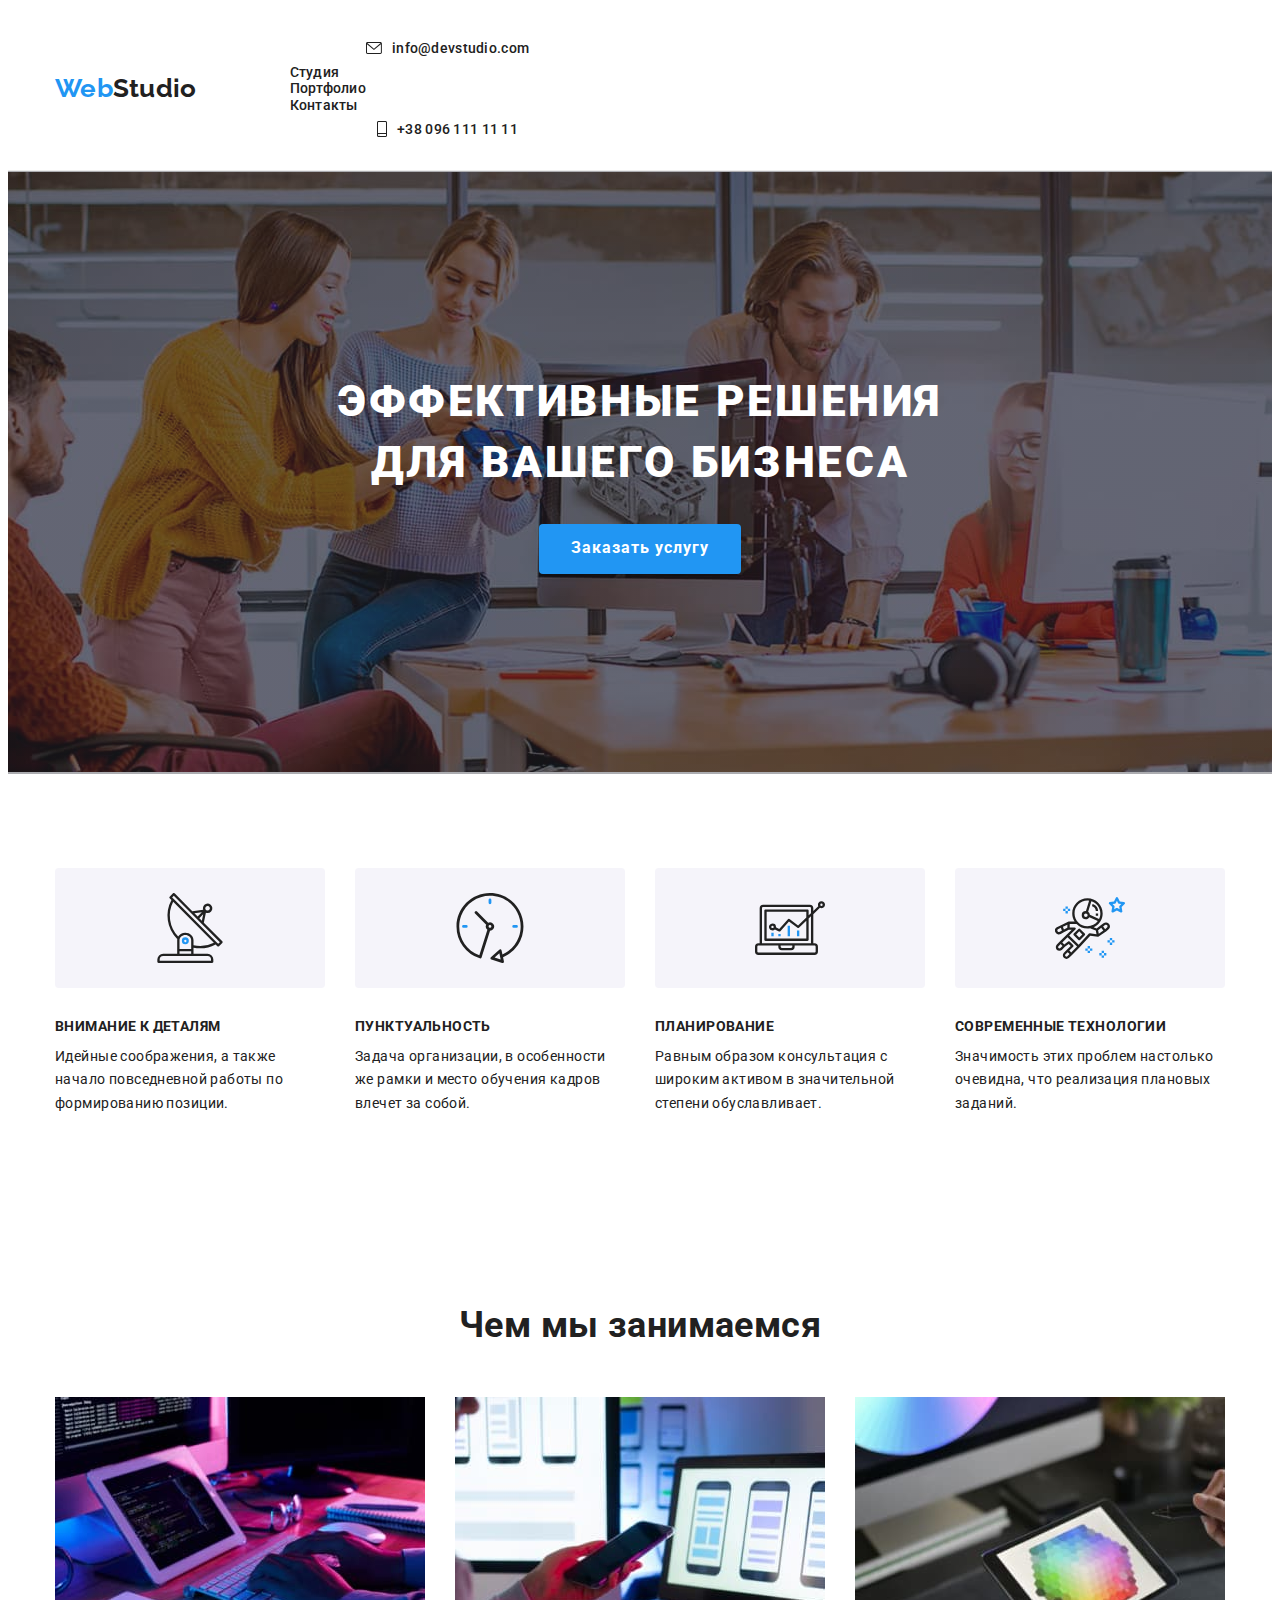
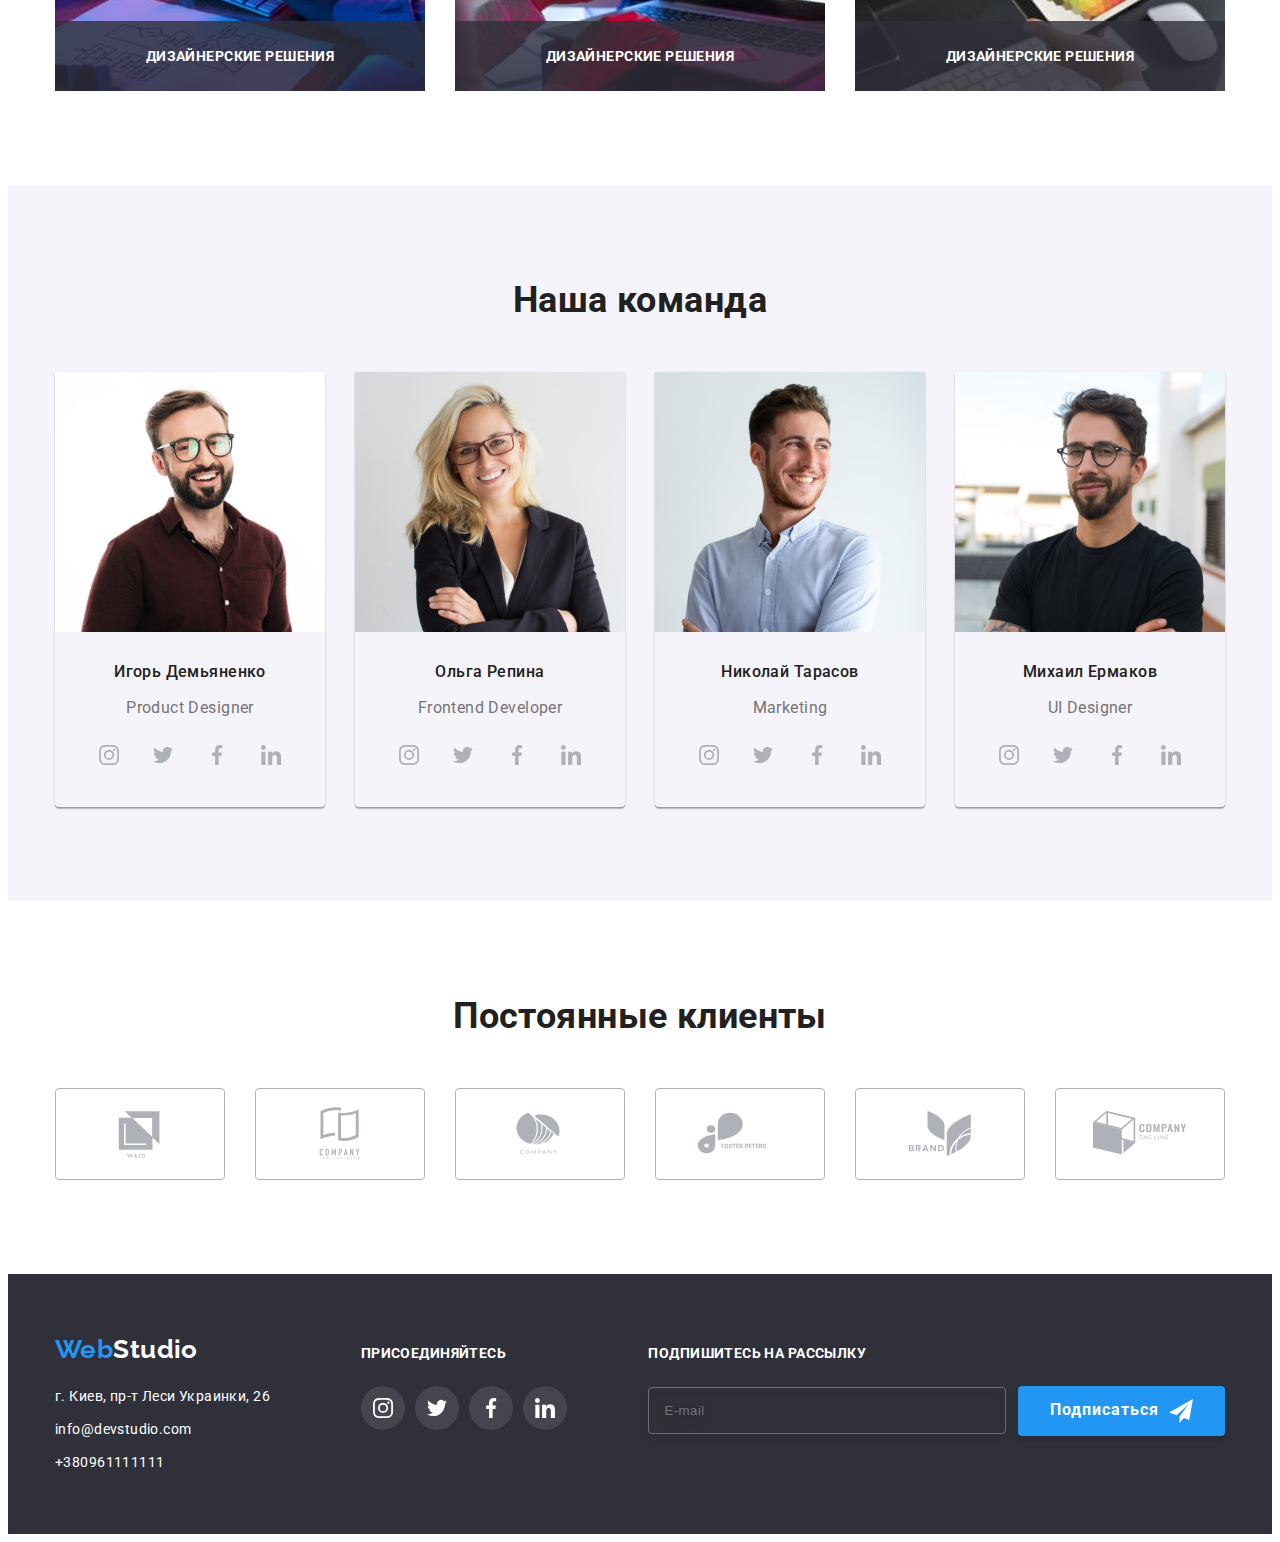
<file: index.html>
<!DOCTYPE html>
<html lang="ru">
  <head>
    <meta charset="UTF-8" />
    <meta http-equiv="X-UA-Compatible" content="IE=edge" />
    <meta name="viewport" content="width=device-width, initial-scale=1.0" />
    <title>WebStudio</title>
    <link
      href="https://fonts.googleapis.com/css2?family=Raleway:wght@700&family=Roboto:wght@400;500;700;900&display=swap"
      rel="stylesheet"
    />
    <link
      rel="stylesheet"
      href="https://cdnjs.cloudflare.com/ajax/libs/modern-normalize/1.1.0/modern-normalize.min.css"
      integrity="sha512-wpPYUAdjBVSE4KJnH1VR1HeZfpl1ub8YT/NKx4PuQ5NmX2tKuGu6U/JRp5y+Y8XG2tV+wKQpNHVUX03MfMFn9Q=="
      crossorigin="anonymous"
      referrerpolicy="no-referrer"
    />
    <link rel="stylesheet" href="./sass/main.css" />
    <link rel="stylesheet" href="./css/main.min.css" />
  </head>

  <body>
    <!--Site-nav-->
    <header class="header">
      <div class="conteiner main-nav">
        <a href="#" class="logo link">Web<span class="logo__text">Studio</span> </a>
        <nav>
          <ul class="site-nav list">
            <li class="item">
              <a href="#" class="site-nav--current link">Студия</a>
            </li>
            <li class="item">
              <a href="./portfolio.html" class="link">Портфолио</a>
            </li>
            <li class="item"><a href="#" class="link">Контакты</a></li>
          </ul>
        </nav>
        <ul class="contact-nav list">
          <li class="contact-nav__item">
            <a href="mailto:info@devstudio.com" class="contact-nav__link link">
              <svg class="contact-nav__icon" width="16px" height="12px">
                <use href="./images/icons.svg#icon-envelope"></use>
              </svg>
              info@devstudio.com</a
            >
          </li>
          <li class="contact-nav__item">
            <a href="tel:+380961111111" class="contact-nav__link link">
              <svg class="contact-nav__icon" width="10px" height="16px">
                <use href="./images/icons.svg#icon-smartphone"></use>
              </svg>
              +38 096 111 11 11</a
            >
          </li>
        </ul>
      </div>
    </header>
    <main>
      <!--Hero-->
      <section class="hero">
        <div class="conteiner">
          <h1 class="hero__title">Эффективные решения для вашего бизнеса</h1>
          <button type="button" class="button" data-modal-open>Заказать услугу</button>
        </div>
      </section>

      <!--feature-->
      <section class="section">
        <div class="conteiner">
          <ul class="feature__list card-set list">
            <li class="item icon-antenna">
              <h3 class="title">Внимание к деталям</h3>
              <p>
                Идейные соображения, а также начало повседневной работы по формированию
                позиции.
              </p>
            </li>
            <li class="item icon-clock">
              <h3 class="title">Пунктуальность</h3>
              <p>
                Задача организации, в особенности же рамки и место обучения кадров влечет
                за собой.
              </p>
            </li>
            <li class="item icon-diagram">
              <h3 class="title">Планирование</h3>
              <p>
                Равным образом консультация с широким активом в значительной степени
                обуславливает.
              </p>
            </li>
            <li class="item icon-astronaut">
              <h3 class="title">Современные технологии</h3>
              <p>
                Значимость этих проблем настолько очевидна, что реализация плановых
                заданий.
              </p>
            </li>
          </ul>
        </div>
      </section>

      <!--About-us-->

      <section class="section about">
        <div class="conteiner">
          <h2 class="section__title">Чем мы занимаемся</h2>
          <ul class="about__list card-set list">
            <li class="about__img">
              <img src="./images/about_us/close.jpg" alt="Программирование" width="370" />
              <div class="about__thumb">
                <h3 class="about__thumb-title">ДИЗАЙНЕРСКИЕ РЕШЕНИЯ</h3>
              </div>
            </li>
            <li class="about__img">
              <img src="./images/about_us/web.jpg" alt="Разработка" width="370" />
              <div class="about__thumb">
                <h3 class="about__thumb-title">ДИЗАЙНЕРСКИЕ РЕШЕНИЯ</h3>
              </div>
            </li>
            <li class="about__img">
              <img src="./images/about_us/creative.jpg" alt="Веб дизайн" width="370" />
              <div class="about__thumb">
                <h3 class="about__thumb-title">ДИЗАЙНЕРСКИЕ РЕШЕНИЯ</h3>
              </div>
            </li>
          </ul>
        </div>
      </section>

      <!--Our-team-->
      <section class="section team">
        <div class="conteiner">
          <h2 class="section__title">Наша команда</h2>
          <ul class="team__list card-set list">
            <li class="team__box">
              <img
                class="img"
                src="./images/our_team/team_Igor.jpg"
                alt="Игорь дизайн"
                width="270"
              />
              <div class="team__card">
                <h3 class="team__item">Игорь Демьяненко</h3>
                <p class="team__text">Product Designer</p>
                <ul class="social__list list">
                  <li class="social__item">
                    <a href="" class="social__link">
                      <svg class="social__icon" width="20" height="20">
                        <use href="./images/icons.svg#icon-instagram"></use>
                      </svg>
                    </a>
                  </li>
                  <li class="social__item">
                    <a href="" class="social__link">
                      <svg class="social__icon" width="20" height="20">
                        <use href="./images/icons.svg#icon-twitter"></use>
                      </svg>
                    </a>
                  </li>
                  <li class="social__item">
                    <a href="" class="social__link">
                      <svg class="social__icon" width="20" height="20">
                        <use href="./images/icons.svg#icon-facebook"></use>
                      </svg>
                    </a>
                  </li>
                  <li class="social__item">
                    <a href="" class="social__link">
                      <svg class="social__icon" width="20" height="20">
                        <use href="./images/icons.svg#icon-linkedin"></use>
                      </svg>
                    </a>
                  </li>
                </ul>
              </div>
            </li>
            <li class="team__box">
              <img
                class="img"
                src="./images/our_team/team_Olga.jpg"
                alt="Ольга разработка"
                width="270"
              />
              <div class="team__card">
                <h3 class="team__item">Ольга Репина</h3>
                <p class="team__text">Frontend Developer</p>
                <ul class="social__list list">
                  <li class="social__item">
                    <a href="" class="social__link">
                      <svg class="social__icon" width="20" height="20">
                        <use href="./images/icons.svg#icon-instagram"></use>
                      </svg>
                    </a>
                  </li>
                  <li class="social__item">
                    <a href="" class="social__link">
                      <svg class="social__icon" width="20" height="20">
                        <use href="./images/icons.svg#icon-twitter"></use>
                      </svg>
                    </a>
                  </li>
                  <li class="social__item">
                    <a href="" class="social__link">
                      <svg class="social__icon" width="20" height="20">
                        <use href="./images/icons.svg#icon-facebook"></use>
                      </svg>
                    </a>
                  </li>
                  <li class="social__item">
                    <a href="" class="social__link">
                      <svg class="social__icon" width="20" height="20">
                        <use href="./images/icons.svg#icon-linkedin"></use>
                      </svg>
                    </a>
                  </li>
                </ul>
              </div>
            </li>
            <li class="team__box">
              <img
                class="img"
                src="./images/our_team/team_Nikolay.jpg"
                alt="Николай маркетинг"
                width="270"
              />
              <div class="team__card">
                <h3 class="team__item">Николай Тарасов</h3>
                <p class="team__text">Marketing</p>
                <ul class="social__list list">
                  <li class="social__item">
                    <a href="" class="social__link">
                      <svg class="social__icon" width="20" height="20">
                        <use href="./images/icons.svg#icon-instagram"></use>
                      </svg>
                    </a>
                  </li>
                  <li class="social__item">
                    <a href="" class="social__link">
                      <svg class="social__icon" width="20" height="20">
                        <use href="./images/icons.svg#icon-twitter"></use>
                      </svg>
                    </a>
                  </li>
                  <li class="social__item">
                    <a href="" class="social__link">
                      <svg class="social__icon" width="20" height="20">
                        <use href="./images/icons.svg#icon-facebook"></use>
                      </svg>
                    </a>
                  </li>
                  <li class="social__item">
                    <a href="" class="social__link">
                      <svg class="social__icon" width="20" height="20">
                        <use href="./images/icons.svg#icon-linkedin"></use>
                      </svg>
                    </a>
                  </li>
                </ul>
              </div>
            </li>
            <li class="team__box">
              <img
                class="img"
                src="./images/our_team/team_Mihaylo.jpg"
                alt="Михаил дизайнер"
                width="270"
              />
              <div class="team__card">
                <h3 class="team__item">Михаил Ермаков</h3>
                <p class="team__text">UI Designer</p>
                <ul class="social__list list">
                  <li class="social__item">
                    <a href="" class="social__link">
                      <svg class="social__icon" width="20" height="20">
                        <use href="./images/icons.svg#icon-instagram"></use>
                      </svg>
                    </a>
                  </li>
                  <li class="social__item">
                    <a href="" class="social__link">
                      <svg class="social__icon" width="20" height="20">
                        <use href="./images/icons.svg#icon-twitter"></use>
                      </svg>
                    </a>
                  </li>
                  <li class="social__item">
                    <a href="" class="social__link">
                      <svg class="social__icon" width="20" height="20">
                        <use href="./images/icons.svg#icon-facebook"></use>
                      </svg>
                    </a>
                  </li>
                  <li class="social__item">
                    <a href="" class="social__link">
                      <svg class="social__icon" width="20" height="20">
                        <use href="./images/icons.svg#icon-linkedin"></use>
                      </svg>
                    </a>
                  </li>
                </ul>
              </div>
            </li>
          </ul>
        </div>
      </section>
    </main>
    <!--Clients-->
    <section class="section">
      <div class="conteiner">
        <h2 class="section__title">Постоянные клиенты</h2>
        <ul class="card-set list">
          <li class="clients__item">
            <a
              class="clients__link link"
              href="#"
              target="_blank"
              rel="noreferrer noopener nofollow"
            >
              <svg class="clients__icon">
                <use href="./images/icons.svg#icon-client-logo-1"></use>
              </svg>
            </a>
          </li>
          <li class="clients__item">
            <a
              class="clients__link link"
              href="#"
              target="_blank"
              rel="noreferrer noopener nofollow"
            >
              <svg class="clients__icon">
                <use href="./images/icons.svg#icon-client-logo-2"></use>
              </svg>
            </a>
          </li>
          <li class="clients__item">
            <a
              class="clients__link link"
              href="#"
              target="_blank"
              rel="noreferrer noopener nofollow"
            >
              <svg class="clients__icon">
                <use href="./images/icons.svg#icon-client-logo-3"></use>
              </svg>
            </a>
          </li>
          <li class="clients__item">
            <a
              class="clients__link link"
              href="#"
              target="_blank"
              rel="noreferrer noopener nofollow"
            >
              <svg class="clients__icon">
                <use href="./images/icons.svg#icon-client-logo-4"></use>
              </svg>
            </a>
          </li>
          <li class="clients__item">
            <a
              class="clients__link link"
              href="#"
              target="_blank"
              rel="noreferrer noopener nofollow"
            >
              <svg class="clients__icon">
                <use href="./images/icons.svg#icon-client-logo-5"></use>
              </svg>
            </a>
          </li>
          <li class="clients__item">
            <a
              class="clients__link link"
              href="#"
              target="_blank"
              rel="noreferrer noopener nofollow"
            >
              <svg class="clients__icon">
                <use href="./images/icons.svg#icon-client-logo-6"></use>
              </svg>
            </a>
          </li>
        </ul>
      </div>
    </section>
    <!--Basement-->
    <footer class="basement">
      <div class="conteiner footer__nav">
        <div class="footer__address">
          <a href="#" class="logo link"
            >Web<span class="basement__logo-text">Studio</span>
          </a>
          <address class="address">
            <ul class="list">
              <li class="basement__item">
                <a
                  class="basement__link link"
                  href="https://goo.gl/maps/DohBmXVmKKmNJgUr5"
                  target="_blank"
                  rel="noreferrer noopener"
                  >г. Киев, пр-т Леси Украинки, 26</a
                >
              </li>
              <li class="basement__item">
                <a href="mailto:info@devstudio.com" class="basement__link link"
                  >info@devstudio.com</a
                >
              </li>
              <li class="basement__item">
                <a href="tel:+380961111111" class="basement__link link">+380961111111</a>
              </li>
            </ul>
          </address>
        </div>
        <div class="social">
          <h2 class="basement__title">ПРИСОЕДИНЯЙТЕСЬ</h2>
          <ul class="social__list list">
            <li class="social__item">
              <a href="" class="social__link">
                <svg class="social__icon" width="20" height="20">
                  <use href="./images/icons.svg#icon-instagram"></use>
                </svg>
              </a>
            </li>
            <li class="social__item">
              <a href="" class="social__link">
                <svg class="social__icon" width="20" height="20">
                  <use href="./images/icons.svg#icon-twitter"></use>
                </svg>
              </a>
            </li>
            <li class="social__item">
              <a href="" class="social__link">
                <svg class="social__icon" width="20" height="20">
                  <use href="./images/icons.svg#icon-facebook"></use>
                </svg>
              </a>
            </li>
            <li class="social__item">
              <a href="" class="social__link">
                <svg class="social__icon" width="20" height="20">
                  <use href="./images/icons.svg#icon-linkedin"></use>
                </svg>
              </a>
            </li>
          </ul>
        </div>

        <div class="basement__mail">
          <h2 class="basement__title">Подпишитесь на рассылку</h2>
          <form class="basement__follow">
            <label class="basement__input">
              <input
                type="text"
                name="E-mail"
                placeholder="E-mail"
                class="basement__input-text"
              />
            </label>
            <button type="submit" class="button">
              Подписаться
              <svg class="icon-send" width="24" height="24">
                <use href="./images/icons.svg#icon-send"></use>
              </svg>
            </button>
          </form>
        </div>
      </div>
    </footer>
    <div class="backdrop is-hidden" data-modal>
      <div class="modal">
        <button type="button" class="modal-close-button" data-modal-close>
          <svg class="modal-close-icon" width="11" height="11">
            <use href="./images/icons.svg#icon-close"></use>
          </svg>
        </button>

        <h2 class="modal-div-title">Оставьте свои данные, мы вам перезвоним</h2>

        <form class="modal-form" autocomplete="on">
          <div class="form-wrapper">
            <div class="form-div">
              <label for="name">Имя</label>
              <div class="input-div">
                <input type="text" class="form-input" name="name" id="name" />
                <svg class="modal-icon" width="18" height="18">
                  <use href="./images/icons.svg#icon-person-black"></use>
                </svg>
              </div>
            </div>
            <div class="form-div">
              <label for="tel">Телефон</label>
              <div class="input-div">
                <input type="tel" class="form-input" name="tel" id="tel" />
                <svg class="modal-icon" width="18" height="18">
                  <use href="./images/icons.svg#icon-phone-black"></use>
                </svg>
              </div>
            </div>
            <div class="form-div">
              <label for="mail">Почта</label>
              <div class="input-div">
                <input type="email" class="form-input" name="mail" id="mail" />
                <svg class="modal-icon" width="18" height="18">
                  <use href="./images/icons.svg#icon-email-black"></use>
                </svg>
              </div>
            </div>
            <div class="form-div">
              <label for="comment">Комментарий</label>
              <textarea
                class="comment-text"
                name="comment"
                id="comment"
                placeholder="Введите текст"
              ></textarea>
            </div>
          </div>
          <div class="check-form">
            <label class="label">
              <input class="checkbox" type="checkbox" name="agree" />
              <span class="check-icon"></span>
              <span class="check-text">Соглашаюсь с рассылкой и принимаю</span>
              <a href="#" class="ckeck-link">Условия договора</a>
            </label>
          </div>
          <button type="submit" class="button">Отправить</button>
        </form>
      </div>
    </div>
    <script src="./js/modal.js"></script>
  </body>
</html>
</file>
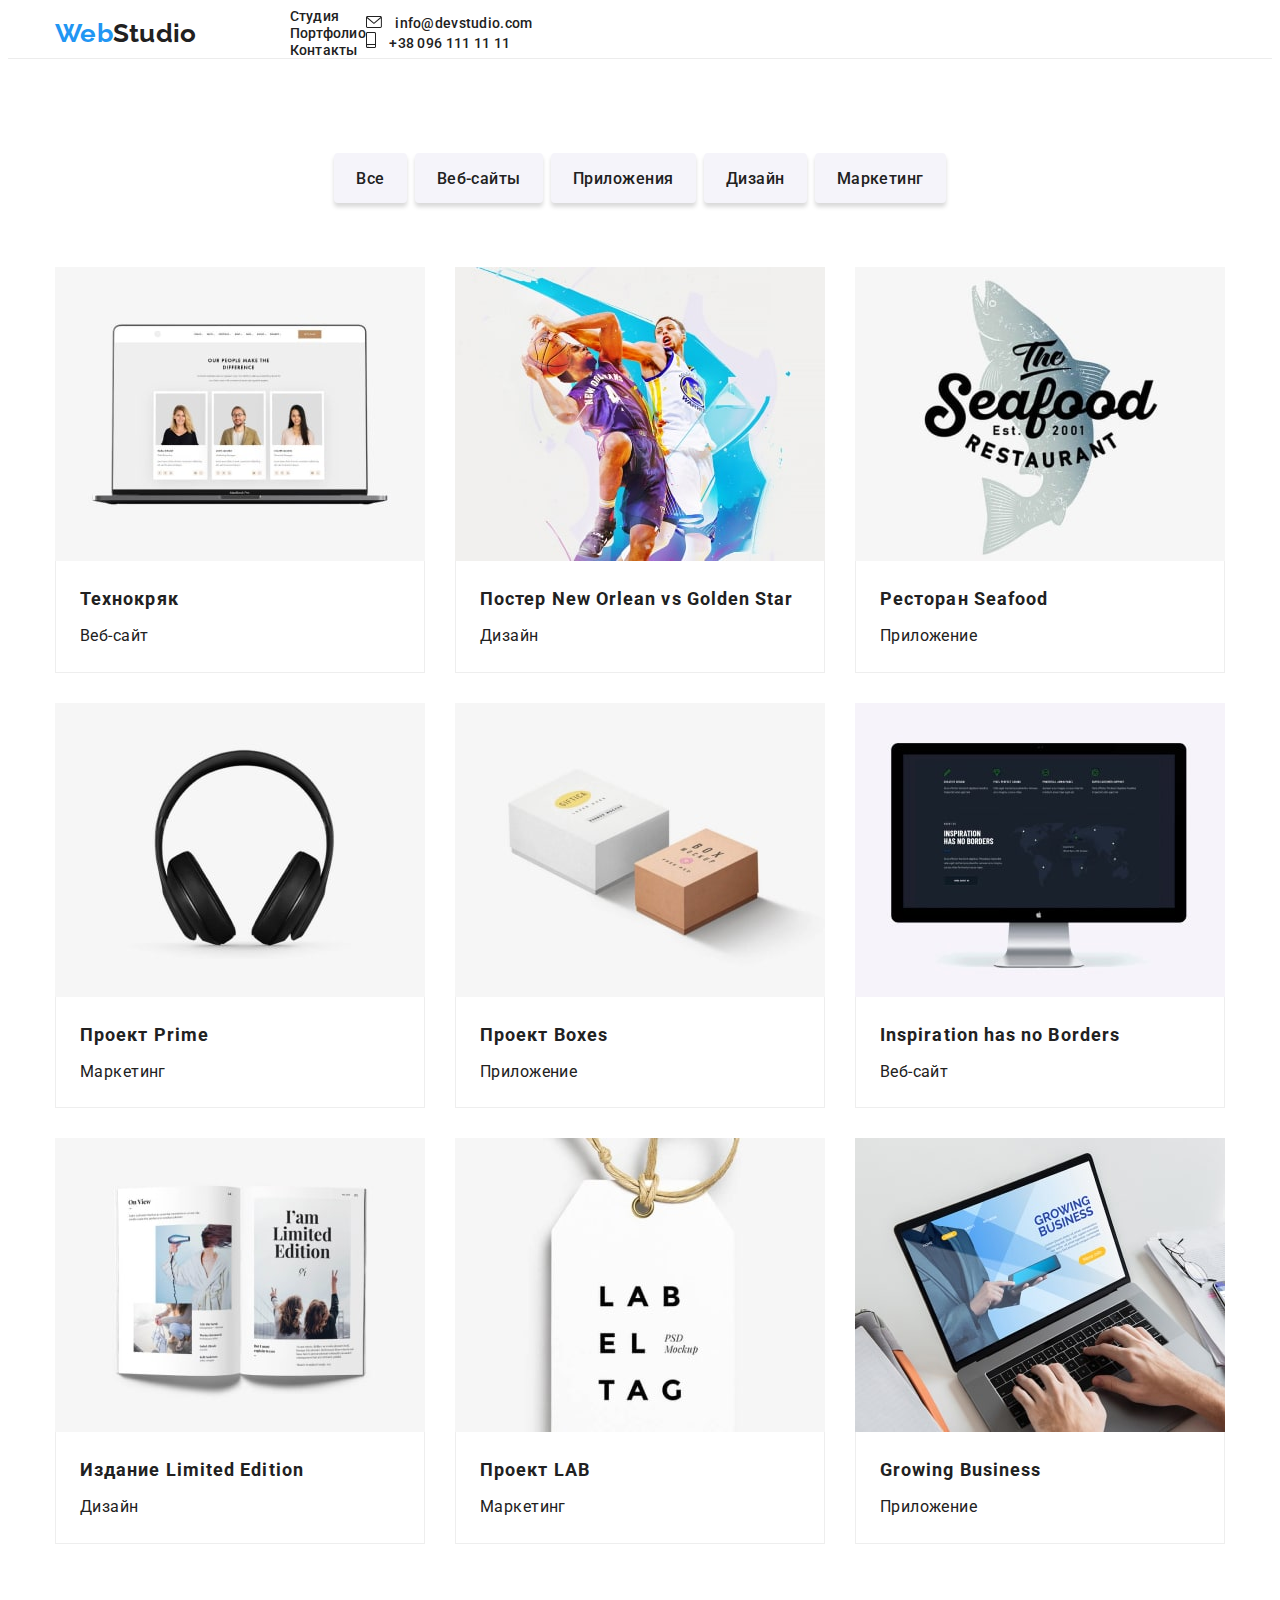
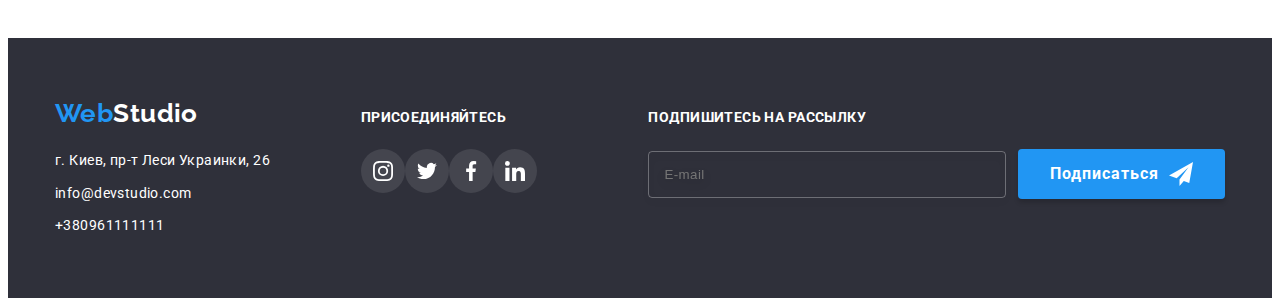
<file: portfolio.html>
<!DOCTYPE html>
<html lang="ru">
  <head>
    <meta charset="UTF-8" />
    <meta http-equiv="X-UA-Compatible" content="IE=edge" />
    <meta name="viewport" content="width=device-width, initial-scale=1.0" />
    <link
      href="https://fonts.googleapis.com/css2?family=Raleway:wght@700&family=Roboto:wght@400;500;700;900&display=swap"
      rel="stylesheet"
    />
    <link rel="stylesheet" href="./sass/main.css" />
    <link rel="stylesheet" href="./css/main.min.css" />
    <title>Portfolio</title>
  </head>
  <body>
    <!--Site-nav-->
    <header class="header">
      <div class="conteiner main-nav">
        <a href="#" class="logo link">Web<span class="logo__text">Studio</span> </a>
        <nav>
          <ul class="site-nav list">
            <li class="site-nav__item">
              <a href="./index.html" class="site-nav__link link">Студия</a>
            </li>
            <li class="site-nav__item">
              <a href="#" class="site-nav--current site-nav__link link current"
                >Портфолио</a
              >
            </li>
            <li class="site-nav__item">
              <a href="#" class="site-nav__link link">Контакты</a>
            </li>
          </ul>
        </nav>
        <ul class="list contact-nav">
          <li class="contact-nav__item">
            <a href="mailto:info@devstudio.com" class="nav__link link">
              <svg class="contact-nav__icon" width="16px" height="12px">
                <use href="./images/icons.svg#icon-envelope"></use>
              </svg>
              info@devstudio.com</a
            >
          </li>
          <li class="contact-nav__item">
            <a href="tel:+380961111111" class="nav__link link">
              <svg class="contact-nav__icon" width="10px" height="16px">
                <use href="./images/icons.svg#icon-smartphone"></use>
              </svg>
              +38 096 111 11 11</a
            >
          </li>
        </ul>
      </div>
    </header>
    <main>
      <section class="section portfolio">
        <div class="conteiner">
          <h1 class="visually-hidden">Portfolio</h1>
          <ul class="portfolio__btn list">
            <li class="">
              <button type="button" class="button portfolio-filter">Все</button>
            </li>
            <li class="portfolio-li">
              <button type="button" class="button portfolio-filter">Веб-сайты</button>
            </li>
            <li class="portfolio-li">
              <button type="button" class="button portfolio-filter">Приложения</button>
            </li>
            <li class="portfolio-li">
              <button type="button" class="button portfolio-filter">Дизайн</button>
            </li>
            <li class="portfolio-li">
              <button type="button" class="button portfolio-filter">Маркетинг</button>
            </li>
          </ul>
          <ul class="portfolio-list card-set list">
            <li class="portfolio-item">
              <a
                href="#"
                target="_blank"
                rel="noreferrer noopener nofollow"
                class="portfolio-link link"
              >
                <div class="portfolio-overlay">
                  <img
                    class="portfolio-img"
                    src="./images/portfolio/texnokrack.jpg"
                    alt="Технокряк"
                    width="370"
                  />
                  <p class="portfolio-overlay-text">
                    Ресурс предлагает комплексные предложения с разным уровнем функционала
                    и сервисов. Все это позволит посетителю получить исчерпывающие
                    сведения о компании или частном лице.
                  </p>
                </div>
                <div class="portfolio-card">
                  <h2 class="portfolio-title">Технокряк</h2>
                  <p class="portfolio-text">Веб-сайт</p>
                </div>
              </a>
            </li>
            <li class="portfolio-item">
              <a
                href="#"
                target="_blank"
                rel="noreferrer noopener nofollow"
                class="portfolio-link link"
              >
                <div class="portfolio-overlay">
                  <img
                    class="portfolio-img"
                    src="./images/portfolio/poster_new_orlean.jpg"
                    alt="Постер New Orlean vs Golden Star"
                  />
                  <p class="portfolio-overlay-text">
                    Ресурс предлагает комплексные предложения с разным уровнем функционала
                    и сервисов. Все это позволит посетителю получить исчерпывающие
                    сведения о компании или частном лице.
                  </p>
                </div>
                <div class="portfolio-card">
                  <h2 class="portfolio-title">Постер New Orlean vs Golden Star</h2>
                  <p class="portfolio-text">Дизайн</p>
                </div>
              </a>
            </li>
            <li class="portfolio-item">
              <a
                href="#"
                target="_blank"
                rel="noreferrer noopener nofollow"
                class="portfolio-link link"
              >
                <div class="portfolio-overlay">
                  <img
                    class="portfolio-img"
                    src="./images/portfolio/restoran_seafood.jpg"
                    alt="Ресторан Seafood"
                    width="370"
                  />
                  <p class="portfolio-overlay-text">
                    Ресурс предлагает комплексные предложения с разным уровнем функционала
                    и сервисов. Все это позволит посетителю получить исчерпывающие
                    сведения о компании или частном лице.
                  </p>
                </div>
                <div class="portfolio-card">
                  <h2 class="portfolio-title">Ресторан Seafood</h2>
                  <p class="portfolio-text">Приложение</p>
                </div>
              </a>
            </li>
            <li class="portfolio-item">
              <a
                href="#"
                target="_blank"
                rel="noreferrer noopener nofollow"
                class="portfolio-link link"
              >
                <div class="portfolio-overlay">
                  <img
                    class="portfolio-img"
                    src="./images/portfolio/project_prime.jpg"
                    alt="Проект Prime"
                    width="370"
                  />
                  <p class="portfolio-overlay-text">
                    Ресурс предлагает комплексные предложения с разным уровнем функционала
                    и сервисов. Все это позволит посетителю получить исчерпывающие
                    сведения о компании или частном лице.
                  </p>
                </div>
                <div class="portfolio-card">
                  <h2 class="portfolio-title">Проект Prime</h2>
                  <p class="portfolio-text">Маркетинг</p>
                </div>
              </a>
            </li>
            <li class="portfolio-item">
              <a
                href="#"
                target="_blank"
                rel="noreferrer noopener nofollow"
                class="portfolio-link link"
              >
                <div class="portfolio-overlay">
                  <img
                    class="portfolio-img"
                    src="./images/portfolio/project_boxes.jpg"
                    alt="Проект Boxes"
                    width="370"
                  />
                  <p class="portfolio-overlay-text">
                    Ресурс предлагает комплексные предложения с разным уровнем функционала
                    и сервисов. Все это позволит посетителю получить исчерпывающие
                    сведения о компании или частном лице.
                  </p>
                </div>
                <div class="portfolio-card">
                  <h2 class="portfolio-title">Проект Boxes</h2>
                  <p class="portfolio-text">Приложение</p>
                </div>
              </a>
            </li>
            <li class="portfolio-item">
              <a
                href="#"
                target="_blank"
                rel="noreferrer noopener nofollow"
                class="portfolio-link link"
              >
                <div class="portfolio-overlay">
                  <img
                    class="portfolio-img"
                    src="./images/portfolio/inspiration_borders.jpg"
                    alt="Inspiration
            has no Borders"
                    width="370"
                  />
                  <p class="portfolio-overlay-text">
                    Ресурс предлагает комплексные предложения с разным уровнем функционала
                    и сервисов. Все это позволит посетителю получить исчерпывающие
                    сведения о компании или частном лице.
                  </p>
                </div>
                <div class="portfolio-card">
                  <h2 class="portfolio-title">Inspiration has no Borders</h2>
                  <p class="portfolio-text">Веб-сайт</p>
                </div>
              </a>
            </li>
            <li class="portfolio-item">
              <a
                href="#"
                target="_blank"
                rel="noreferrer noopener nofollow"
                class="portfolio-link link"
              >
                <div class="portfolio-overlay">
                  <img
                    class="portfolio-img"
                    src="./images/portfolio/limited_edition.jpg"
                    alt="Издание Limited
            Edition"
                    width="370"
                  />
                  <p class="portfolio-overlay-text">
                    Ресурс предлагает комплексные предложения с разным уровнем функционала
                    и сервисов. Все это позволит посетителю получить исчерпывающие
                    сведения о компании или частном лице.
                  </p>
                </div>
                <div class="portfolio-card">
                  <h2 class="portfolio-title">Издание Limited Edition</h2>
                  <p class="portfolio-text">Дизайн</p>
                </div>
              </a>
            </li>
            <li class="portfolio-item">
              <a
                href="#"
                target="_blank"
                rel="noreferrer noopener nofollow"
                class="portfolio-link link"
              >
                <div class="portfolio-overlay">
                  <img
                    class="portfolio-img"
                    src="./images/portfolio/lab.jpg"
                    alt="Проект LAB"
                    width="370"
                  />
                  <p class="portfolio-overlay-text">
                    Ресурс предлагает комплексные предложения с разным уровнем функционала
                    и сервисов. Все это позволит посетителю получить исчерпывающие
                    сведения о компании или частном лице.
                  </p>
                </div>
                <div class="portfolio-card">
                  <h2 class="portfolio-title">Проект LAB</h2>
                  <p class="portfolio-text">Маркетинг</p>
                </div>
              </a>
            </li>
            <li class="portfolio-item">
              <a
                href="#"
                target="_blank"
                rel="noreferrer noopener nofollow"
                class="portfolio-link link"
              >
                <div class="portfolio-overlay">
                  <img
                    src="./images/portfolio/growing_business.jpg"
                    alt="Growing
            Business"
                    width="370"
                  />
                  <p class="portfolio-overlay-text">
                    Ресурс предлагает комплексные предложения с разным уровнем функционала
                    и сервисов. Все это позволит посетителю получить исчерпывающие
                    сведения о компании или частном лице.
                  </p>
                </div>
                <div class="portfolio-card">
                  <h2 class="portfolio-title">Growing Business</h2>
                  <p class="portfolio-text">Приложение</p>
                </div>
              </a>
            </li>
          </ul>
        </div>
      </section>
    </main>

    <!--Basement-->
    <footer class="basement">
      <div class="conteiner footer__nav">
        <div class="footer__address">
          <a href="#" class="logo link"
            >Web<span class="basement__logo-text">Studio</span>
          </a>
          <address class="address">
            <ul class="list">
              <li class="basement__item">
                <a
                  class="basement__link link"
                  href="https://goo.gl/maps/DohBmXVmKKmNJgUr5"
                  target="_blank"
                  rel="noreferrer noopener"
                  >г. Киев, пр-т Леси Украинки, 26</a
                >
              </li>
              <li class="basement__item">
                <a href="mailto:info@devstudio.com" class="basement__link link"
                  >info@devstudio.com</a
                >
              </li>
              <li class="basement__item">
                <a href="tel:+380961111111" class="basement__link link">+380961111111</a>
              </li>
            </ul>
          </address>
        </div>
        <div class="social">
          <h2 class="basement__title">ПРИСОЕДИНЯЙТЕСЬ</h2>
          <ul class="social__list">
            <li class="social__item list">
              <a href="" class="social__link">
                <svg class="social__icon" width="20" height="20">
                  <use href="./images/icons.svg#icon-instagram"></use>
                </svg>
              </a>
            </li>
            <li class="social__item list">
              <a href="" class="social__link">
                <svg class="social__icon" width="20" height="20">
                  <use href="./images/icons.svg#icon-twitter"></use>
                </svg>
              </a>
            </li>
            <li class="social__item list">
              <a href="" class="social__link">
                <svg class="social__icon" width="20" height="20">
                  <use href="./images/icons.svg#icon-facebook"></use>
                </svg>
              </a>
            </li>
            <li class="social__item list">
              <a href="" class="social__link">
                <svg class="social__icon" width="20" height="20">
                  <use href="./images/icons.svg#icon-linkedin"></use>
                </svg>
              </a>
            </li>
          </ul>
        </div>
        <div class="basement__mail">
          <h2 class="basement__title">Подпишитесь на рассылку</h2>
          <form class="basement__follow">
            <label class="basement__input">
              <input
                type="text"
                name="E-mail"
                placeholder="E-mail"
                class="basement__input-text"
              />
            </label>
            <button type="submit" class="button">
              Подписаться
              <svg class="icon-send" width="24" height="24">
                <use href="./images/icons.svg#icon-send"></use>
              </svg>
            </button>
          </form>
        </div>
      </div>
    </footer>
  </body>
</html>
</file>
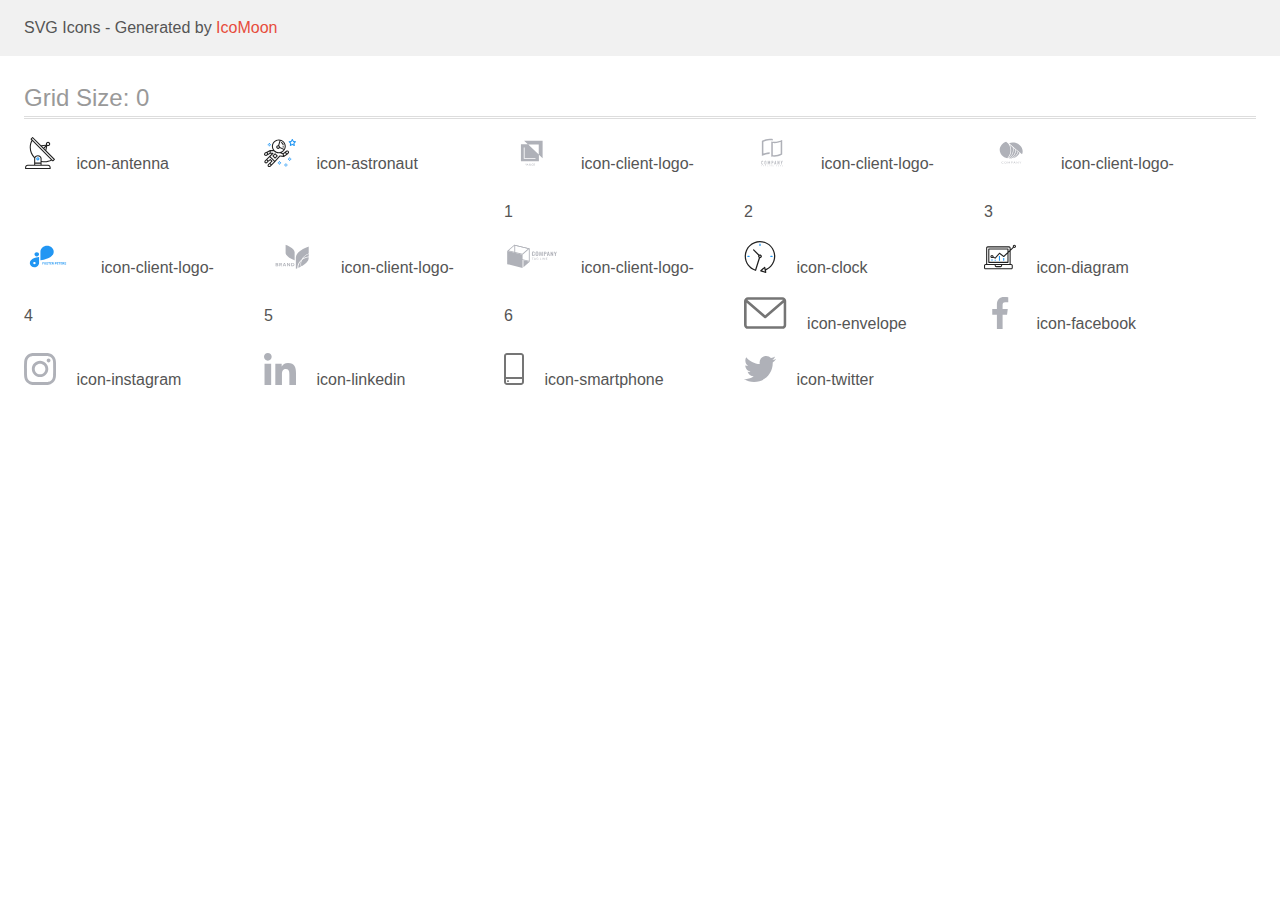
<file: images/icomoon/demo.html>
<!doctype html>
<html>
<head>
    <title>IcoMoon - SVG Icons</title>
    <meta charset="utf-8">
    <meta name="viewport" content="width=device-width, initial-scale=1">
    <link rel="stylesheet" href="demo-files/demo.css">
    <link rel="stylesheet" href="style.css">
</head>
<body>
<svg aria-hidden="true" style="position: absolute; width: 0; height: 0; overflow: hidden;" version="1.1" xmlns="http://www.w3.org/2000/svg" xmlns:xlink="http://www.w3.org/1999/xlink">
<defs>
<symbol id="icon-antenna" viewBox="0 0 32 32">
<path fill="#212121" style="fill: var(--color1, #212121)" d="M30.773 22.098l-8.443-8.505 0.937-4.616c0.225 0.090 0.485 0.144 0.758 0.146h0.007c0.008 0 0.017 0 0.026 0 1.192 0 2.159-0.967 2.159-2.159s-0.967-2.159-2.159-2.159c-1.192 0-2.159 0.967-2.159 2.159 0 0.259 0.046 0.508 0.13 0.739l-0.005-0.015-4.96 0.606-8.091-8.133c-0.096-0.098-0.229-0.159-0.376-0.16h-0c-0.14 0.001-0.274 0.057-0.373 0.155l-1.512 1.504c-0.096 0.097-0.156 0.23-0.156 0.377s0.060 0.281 0.156 0.377v0l0.814 0.825c-1.143 2.062-1.816 4.522-1.816 7.139 0 4.106 1.656 7.824 4.336 10.525l-0.001-0.001c0.043 0.041 0.092 0.074 0.146 0.097-0.032 0.164-0.051 0.353-0.052 0.546v6.188h-6.4c-1.472 0.001-2.666 1.194-2.667 2.666v1.067c0 0.295 0.239 0.534 0.534 0.534h24.534c0.294 0 0.533-0.239 0.533-0.534v-1.067c-0.002-1.472-1.195-2.665-2.666-2.666h-6.4v-2.742c1.003 0.21 2.024 0.317 3.049 0.32 2.58-0.003 5.005-0.663 7.117-1.822l-0.077 0.039 0.818 0.823c0.099 0.101 0.235 0.159 0.376 0.16 0.14-0.001 0.274-0.057 0.373-0.155l1.512-1.504c0.096-0.097 0.156-0.23 0.156-0.377s-0.060-0.281-0.156-0.377v0zM23.28 6.233c0.193-0.192 0.459-0.31 0.752-0.31 0.589 0 1.067 0.478 1.067 1.066s-0.477 1.066-1.067 1.066c-0 0-0 0-0 0h-0.004c-0.587-0.003-1.061-0.479-1.061-1.066 0-0.295 0.12-0.563 0.314-0.756l0-0h-0.002zM22.024 9.737l-0.598 2.946-1.175-1.183 1.774-1.763zM21.419 8.835l-1.92 1.909-1.486-1.493 3.406-0.416zM24.004 28.8c0.884 0 1.6 0.716 1.6 1.6v0 0.534h-23.466v-0.534c0-0.884 0.716-1.6 1.6-1.6v0h20.267zM16.538 26.666v1.067h-5.334v-1.067h5.334zM11.204 25.6v-4.053c0-1.294 1.196-2.346 2.667-2.346s2.667 1.053 2.667 2.346v4.053h-5.334zM17.604 23.904v-2.357c0-1.882-1.675-3.413-3.733-3.413-0.017-0-0.038-0-0.058-0-1.353 0-2.54 0.707-3.213 1.771l-0.009 0.016c-2.36-2.482-3.812-5.846-3.812-9.55 0-2.314 0.567-4.496 1.569-6.414l-0.036 0.077 18.602 18.709c-1.823 0.947-3.979 1.502-6.266 1.502-1.079 0-2.128-0.124-3.136-0.357l0.093 0.018zM28.893 23.22l-21.057-21.181 0.754-0.752 7.935 7.98c0.004 0 0.006 0.007 0.010 0.010l13.114 13.191-0.757 0.752z"></path>
<path fill="#2196f3" style="fill: var(--color2, #2196f3)" d="M13.876 20.267h-0.005c-0.001 0-0.002 0-0.002 0-0.884 0-1.6 0.716-1.6 1.6s0.715 1.599 1.597 1.6h0.005c0.001 0 0.001 0 0.002 0 0.884 0 1.6-0.716 1.6-1.6s-0.715-1.599-1.598-1.6h-0zM14.249 22.245c-0.096 0.096-0.229 0.155-0.376 0.155-0.295 0-0.534-0.239-0.534-0.534s0.238-0.533 0.532-0.533h0c0.293 0.001 0.531 0.239 0.531 0.533 0 0.148-0.060 0.282-0.157 0.378l-0 0h0.005z"></path>
</symbol>
<symbol id="icon-astronaut" viewBox="0 0 32 32">
<path fill="#2196f3" style="fill: var(--color2, #2196f3)" d="M31.974 4.524c-0.064-0.191-0.227-0.332-0.427-0.362l-0.003-0-1.911-0.278-0.855-1.731c-0.179-0.365-0.777-0.365-0.956 0l-0.855 1.731-1.911 0.278c-0.26 0.039-0.457 0.26-0.457 0.528 0 0.15 0.062 0.285 0.161 0.382l1.383 1.348-0.326 1.903c-0.034 0.2 0.048 0.402 0.212 0.522 0.166 0.12 0.383 0.135 0.562 0.040l1.709-0.899 1.709 0.899c0.072 0.038 0.157 0.061 0.247 0.061 0.295 0 0.534-0.239 0.534-0.534 0-0.031-0.003-0.062-0.008-0.092l0 0.003-0.326-1.903 1.383-1.348c0.099-0.097 0.161-0.233 0.161-0.382 0-0.059-0.009-0.115-0.027-0.168l0.001 0.004zM29.511 5.851c-0.126 0.122-0.183 0.299-0.153 0.472l0.191 1.114-1-0.526c-0.072-0.039-0.158-0.062-0.249-0.062s-0.177 0.023-0.252 0.063l0.003-0.001-1 0.526 0.191-1.114c0.005-0.027 0.008-0.059 0.008-0.091 0-0.149-0.061-0.285-0.16-0.381l-0-0-0.811-0.79 1.119-0.162c0.174-0.025 0.324-0.134 0.402-0.292l0.5-1.013 0.5 1.013c0.078 0.158 0.228 0.267 0.402 0.292l1.119 0.162-0.809 0.79zM26.134 20.522h-1.067v1.067h1.067v-1.067zM26.134 22.656h-1.067v1.066h1.067v-1.066zM27.2 21.589h-1.067v1.067h1.067v-1.067zM25.067 21.589h-1.067v1.067h1.067v-1.067zM22.4 26.389h-1.067v1.067h1.067v-1.067zM22.4 28.523h-1.067v1.067h1.067v-1.067zM23.467 27.456h-1.067v1.067h1.067v-1.067zM21.334 27.456h-1.067v1.067h1.067v-1.067zM16 24.256h-1.066v1.067h1.066v-1.067zM16 26.389h-1.066v1.067h1.066v-1.067zM17.067 25.322h-1.067v1.067h1.067v-1.067zM14.934 25.322h-1.067v1.067h1.067v-1.067zM5.867 6.122h-1.066v1.066h1.066v-1.066zM5.867 8.256h-1.066v1.066h1.066v-1.066zM6.933 7.189h-1.067v1.067h1.066v-1.067zM4.8 7.189h-1.067v1.067h1.067v-1.067z"></path>
<path fill="#212121" style="fill: var(--color1, #212121)" d="M24.715 14.16c-0.28-0.376-0.698-0.636-1.179-0.703l-0.009-0.001c-0.076-0.012-0.164-0.018-0.254-0.018-0.411 0-0.789 0.139-1.090 0.373l0.004-0.003-1.253 0.96-1.898 1.417-1.358-0.541c2.421-1.086 4.113-3.508 4.113-6.32 0-3.823-3.122-6.934-6.961-6.934s-6.961 3.11-6.961 6.934c0 1.386 0.415 2.674 1.12 3.759l-2.768-0.024c-0.009 0-0.016 0.005-0.023 0.005-0.057 0.003-0.11 0.014-0.159 0.033l0.004-0.001c-0.013 0.005-0.026 0.007-0.038 0.013-0.006 0.003-0.013 0.003-0.019 0.006l-3.233 1.596c-0 0-0.001 0-0.001 0.001l-1.893 0.91c-0.024 0.011-0.045 0.023-0.065 0.036l0.001-0.001c-0.482 0.324-0.795 0.867-0.795 1.483 0 0.297 0.073 0.577 0.201 0.823l-0.005-0.010c0.22 0.424 0.592 0.742 1.043 0.885l0.013 0.003c0.161 0.053 0.345 0.083 0.537 0.083 0.308 0 0.598-0.078 0.851-0.216l-0.009 0.005 1.388-0.738 2.264-1.169 1.357-0.008-5.442 5.415c0 0.001-0.001 0.001-0.001 0.001l-1.339 1.333c-0.303 0.299-0.491 0.714-0.491 1.173 0 0.002 0 0.003 0 0.005v-0c0.002 0.919 0.748 1.664 1.667 1.664 0.001 0 0.002 0 0.002 0h-0c0.428 0 0.854-0.162 1.18-0.485l1.314-1.309 1.741-1.3 0.901 0.897-3.102 3.088c-0.303 0.299-0.491 0.714-0.491 1.173 0 0.001 0 0.003 0 0.004v-0c0 0.445 0.174 0.864 0.49 1.179 0.302 0.3 0.717 0.485 1.176 0.485 0.001 0 0.002 0 0.003 0h-0c0.427 0 0.855-0.162 1.18-0.485l4.488-4.472c0.007-0.006 0.016-0.009 0.022-0.016l5.166-5.658 3.471 0.494c0.025 0.004 0.050 0.006 0.075 0.006 0.064 0 0.127-0.016 0.187-0.038 0.017-0.006 0.032-0.015 0.049-0.023 0.019-0.010 0.039-0.015 0.058-0.027l3.213-2.133c0.012-0.008 0.018-0.021 0.029-0.030 0.013-0.010 0.029-0.014 0.041-0.026l1.271-1.191c0.348-0.326 0.564-0.787 0.564-1.3 0-0.4-0.132-0.769-0.355-1.066l0.003 0.005zM2.13 17.77c-0.098 0.054-0.215 0.086-0.34 0.086-0.078 0-0.153-0.013-0.224-0.036l0.005 0.001c-0.294-0.093-0.504-0.364-0.504-0.683 0-0.235 0.114-0.444 0.289-0.575l0.002-0.001 1.314-0.632 0.316 0.924 0.133 0.389-0.992 0.527zM5.627 15.942l-1.548 0.8-0.255-0.746-0.184-0.537 2.027-1.001-0.040 1.484zM20.727 9.322c0 0.918-0.219 1.785-0.599 2.56l-4.181-1.899c-0.044-0.575-0.342-1.072-0.782-1.384l-0.006-0.004 1.464-4.861c2.377 0.757 4.104 2.975 4.104 5.588zM8.938 9.322c0-3.235 2.644-5.867 5.894-5.867 0.253 0 0.5 0.022 0.745 0.053l-1.432 4.753c-0.019 0-0.037-0.006-0.057-0.006-0 0-0.001 0-0.001 0-1.032 0-1.869 0.835-1.872 1.867v0c0.003 1.031 0.84 1.867 1.872 1.867 0 0 0 0 0.001 0h-0c0.695 0 1.295-0.383 1.618-0.944l3.863 1.755c-1.075 1.447-2.795 2.39-4.737 2.39-3.25 0-5.894-2.632-5.894-5.867zM14.895 10.122c0 0.441-0.362 0.8-0.806 0.8-0 0-0.001 0-0.001 0-0.443 0-0.802-0.358-0.804-0.8v-0c0-0.441 0.361-0.8 0.806-0.8s0.806 0.359 0.806 0.8zM2.464 25.146c-0.11 0.109-0.261 0.176-0.428 0.176s-0.317-0.067-0.427-0.175l0 0c-0.109-0.108-0.176-0.257-0.176-0.422s0.067-0.314 0.176-0.422l0-0 0.962-0.959 0.852 0.848-0.959 0.954zM5.678 28.88c-0.11 0.109-0.261 0.176-0.428 0.176s-0.317-0.067-0.427-0.175l0 0c-0.109-0.108-0.176-0.257-0.176-0.422s0.067-0.314 0.176-0.422l0-0 0.963-0.959 0.852 0.848-0.96 0.955zM9.16 25.411l-0.001 0.001-1.765 1.76-0.852-0.848 1.765-1.757c0.040-0.040 0.065-0.088 0.090-0.136 0.007-0.014 0.020-0.026 0.026-0.040 0.016-0.041 0.019-0.085 0.026-0.128 0.003-0.025 0.014-0.048 0.014-0.073 0-0.035-0.013-0.070-0.020-0.105-0.006-0.032-0.006-0.064-0.019-0.096-0.025-0.053-0.055-0.098-0.092-0.138l0 0c-0.010-0.012-0.014-0.026-0.025-0.038h-0.001s0-0.001-0.001-0.002l-1.607-1.6c-0.017-0.017-0.039-0.024-0.058-0.038-0.025-0.021-0.054-0.040-0.084-0.056l-0.003-0.001c-0.026-0.012-0.058-0.023-0.090-0.031l-0.003-0.001c-0.030-0.009-0.065-0.017-0.101-0.020l-0.002-0c-0.007-0-0.015-0-0.023-0-0.026 0-0.051 0.002-0.075 0.005l0.003-0c-0.036 0.005-0.069 0.009-0.104 0.021s-0.064 0.027-0.094 0.045c-0.020 0.011-0.043 0.015-0.061 0.029l-1.774 1.324-0.901-0.897 2.399-2.386 4.36 4.289-0.928 0.919zM15.979 18.394c-0.016-0.002-0.030 0.004-0.046 0.003-0.008-0-0.017-0.001-0.027-0.001-0.031 0-0.062 0.003-0.092 0.008l0.003-0c-0.070 0.011-0.132 0.035-0.187 0.070l0.002-0.001c-0.030 0.018-0.057 0.037-0.083 0.061-0.013 0.011-0.028 0.016-0.040 0.029l-4.698 5.146-4.328-4.256 2.833-2.818c0.096-0.097 0.156-0.23 0.156-0.377 0-0.295-0.239-0.534-0.534-0.534-0.001 0-0.001 0-0.002 0h0l-2.219 0.013 0.028-1.607 3.104 0.027c1.264 1.297 3.027 2.101 4.978 2.101 0.001 0 0.002 0 0.003 0h-0c0.438 0 0.864-0.046 1.28-0.122 0.040 0.032 0.080 0.064 0.129 0.085l2.41 0.96 0.152 0.758 0.178 0.886-3.003-0.427zM20.020 18.572l-0.313-1.558 1.446-1.080 0.946 1.257-2.080 1.381zM23.773 15.741l-0.837 0.785-0.931-1.236 0.831-0.637c0.155-0.119 0.351-0.168 0.543-0.143 0.193 0.027 0.364 0.128 0.48 0.284 0.088 0.117 0.141 0.265 0.141 0.426 0 0.206-0.087 0.391-0.226 0.521l-0 0z"></path>
<path fill="#212121" style="fill: var(--color1, #212121)" d="M13.602 18.544l-2.143-2.134c-0.096-0.096-0.229-0.155-0.376-0.155s-0.28 0.059-0.376 0.155l-2.143 2.133c-0.097 0.097-0.156 0.23-0.156 0.378s0.060 0.281 0.156 0.378l-0-0 2.142 2.134c0.096 0.096 0.229 0.156 0.376 0.156s0.28-0.059 0.376-0.156v0l2.143-2.134c0.097-0.097 0.157-0.23 0.157-0.378s-0.060-0.281-0.157-0.378l-0-0zM11.083 20.303l-1.387-1.381 1.386-1.381 1.387 1.381-1.387 1.381zM17.164 5.071l-0.258 1.036c0.071 0.018 1.738 0.452 1.738 2.149h1.067c0-2.017-1.666-2.965-2.547-3.184zM19.711 9.322h-1.067v1.066h1.067v-1.066z"></path>
</symbol>
<symbol id="icon-client-logo-1" viewBox="0 0 57 32">
<path fill="#afb1b8" style="fill: var(--color3, #afb1b8)" d="M20.267 3.733l3.738 3.538-6.938-0.004v17.167h18.133v-6.564l3.733 3.534v-17.671h-18.667zM35.036 17.455l-10.597-10.032h10.597v10.032zM31.746 21.923h-11.81v-11.545h0.835v10.763h10.975v0.781zM22.725 26.72l-0.436 0.899-0.436-0.899h-0.366l0.637 1.198v0.698h0.331v-0.698l0.635-1.198h-0.364zM23.274 28.616l0.154-0.442h0.734l0.155 0.442h0.344l-0.717-1.896h-0.296l-0.716 1.896h0.342zM23.794 27.123l0.275 0.786h-0.549l0.275-0.787zM25.531 27.863c-0.045 0.067-0.071 0.149-0.071 0.238 0 0.001 0 0.002 0 0.003v-0c0 0.16 0.056 0.29 0.168 0.389s0.263 0.149 0.45 0.149c0.188 0 0.349-0.051 0.485-0.153l0.107 0.126h0.367l-0.278-0.33c0.109-0.149 0.164-0.341 0.164-0.574h-0.275c0 0.128-0.027 0.244-0.079 0.348l-0.366-0.432 0.129-0.094c0.078-0.053 0.144-0.119 0.195-0.195l0.002-0.003c0.038-0.061 0.060-0.136 0.060-0.216 0-0.001 0-0.002 0-0.003v0c0-0.002 0-0.005 0-0.007 0-0.117-0.051-0.221-0.132-0.293l-0-0c-0.084-0.076-0.197-0.123-0.32-0.123-0.007 0-0.013 0-0.020 0l0.001-0c-0.153 0-0.274 0.044-0.364 0.13s-0.135 0.203-0.135 0.352c0 0.061 0.014 0.123 0.043 0.189 0.030 0.065 0.082 0.144 0.155 0.237-0.14 0.101-0.235 0.188-0.282 0.261zM26.387 28.283c-0.081 0.066-0.185 0.106-0.299 0.107h-0c-0.005 0-0.010 0-0.015 0-0.082 0-0.156-0.031-0.212-0.083l0 0c-0.052-0.052-0.085-0.123-0.085-0.203 0-0.004 0-0.007 0-0.011l-0 0.001c0-0.101 0.052-0.192 0.156-0.271l0.041-0.029 0.414 0.489zM26.047 27.443c-0.090-0.11-0.134-0.202-0.134-0.275 0-0.063 0.019-0.116 0.055-0.157 0.034-0.039 0.084-0.063 0.139-0.063 0.003 0 0.005 0 0.008 0h-0c0.002-0 0.004-0 0.007-0 0.052 0 0.1 0.020 0.135 0.054l-0-0c0.037 0.035 0.056 0.077 0.056 0.126 0 0.002 0 0.005 0 0.007 0 0.071-0.031 0.134-0.080 0.177l-0 0-0.041 0.032-0.145 0.099zM29.133 28.473c0.13-0.114 0.205-0.272 0.224-0.474h-0.328c-0.018 0.135-0.059 0.232-0.124 0.29s-0.163 0.087-0.292 0.087c-0.141 0-0.249-0.054-0.323-0.162s-0.11-0.264-0.11-0.469v-0.167c0.002-0.203 0.041-0.355 0.117-0.46 0.077-0.105 0.188-0.157 0.331-0.157 0.123 0 0.217 0.030 0.28 0.091s0.104 0.158 0.12 0.294h0.328c-0.021-0.207-0.095-0.368-0.222-0.482s-0.296-0.171-0.506-0.171c-0.155 0-0.292 0.037-0.411 0.111-0.119 0.076-0.213 0.183-0.27 0.31l-0.002 0.005c-0.060 0.133-0.096 0.288-0.096 0.451 0 0.008 0 0.016 0 0.023l-0-0.001v0.177c0.003 0.174 0.035 0.327 0.098 0.46s0.151 0.234 0.266 0.306c0.116 0.071 0.249 0.107 0.4 0.107 0.216 0 0.389-0.056 0.519-0.169zM31.069 28.207c0.064-0.141 0.097-0.304 0.097-0.49v-0.105c0-0.006 0-0.013 0-0.020 0-0.169-0.036-0.329-0.102-0.473l0.003 0.007c-0.060-0.134-0.156-0.243-0.274-0.318l-0.003-0.002c-0.119-0.075-0.256-0.112-0.411-0.112s-0.291 0.037-0.411 0.113c-0.119 0.075-0.211 0.182-0.277 0.324-0.062 0.137-0.098 0.297-0.098 0.466 0 0.008 0 0.016 0 0.025l-0-0.001v0.107c0.001 0.181 0.034 0.341 0.099 0.48 0.066 0.139 0.159 0.246 0.279 0.322 0.121 0.075 0.258 0.112 0.411 0.112 0.156 0 0.293-0.037 0.412-0.112 0.119-0.076 0.212-0.183 0.276-0.323zM30.716 27.135c0.080 0.112 0.119 0.274 0.119 0.484v0.099c0 0.213-0.039 0.376-0.118 0.487-0.078 0.111-0.19 0.167-0.336 0.167-0.004 0-0.009 0-0.014 0-0.134 0-0.253-0.067-0.324-0.17l-0.001-0.001c-0.081-0.114-0.121-0.275-0.121-0.483v-0.109c0.002-0.204 0.043-0.362 0.122-0.473 0.071-0.102 0.188-0.168 0.321-0.168 0.005 0 0.010 0 0.014 0l-0.001-0c0.146 0 0.259 0.056 0.338 0.168z"></path>
</symbol>
<symbol id="icon-client-logo-2" viewBox="0 0 57 32">
<path fill="#afb1b8" style="fill: var(--color3, #afb1b8)" d="M26.727 3.165h-0.073c-0.112-0.007-0.224-0.010-0.336-0.012h-0.243c-0.212 0-0.428 0.005-0.642 0.016-0.007-0.001-0.016-0.001-0.024-0.001s-0.017 0-0.025 0.001l0.001-0c-2.059 0.12-3.971 0.635-5.699 1.47l0.090-0.039-0.23 0.111v11.809l0.54-0.183c0.474-0.163 0.978-0.309 1.5-0.445 1.29-0.345 2.775-0.553 4.305-0.573l0.012-0v1.551c-0.193 0.001-0.38 0.006-0.568 0.016h-0.045c-1.212 0.068-2.348 0.25-3.442 0.537l0.12-0.027c-1.503 0.382-2.82 0.91-4.044 1.586l0.087-0.044v-15.145c1.195-0.711 2.578-1.29 4.042-1.665l0.11-0.024c1.173-0.315 2.52-0.499 3.909-0.505h0.231c0.273 0.007 0.539 0.019 0.788 0.038 0.658 0.046 1.31 0.15 1.949 0.311v1.527c-0.544-0.133-1.189-0.234-1.849-0.282l-0.039-0.002-0.039-0.003c-0.132-0.011-0.263-0.022-0.386-0.022zM29.415 4.726c0.339 0.026 0.69 0.038 1.044 0.038 1.464-0.006 2.881-0.198 4.231-0.554l-0.117 0.026c1.502-0.383 2.819-0.912 4.043-1.587l-0.087 0.044v14.875c-1.195 0.71-2.578 1.289-4.042 1.665l-0.11 0.024c-1.173 0.314-2.52 0.498-3.91 0.503h-0.004c-0.029 0-0.062 0-0.096 0-1.020 0-2.010-0.128-2.955-0.368l0.083 0.018v-14.972c0.229 0.053 0.466 0.102 0.706 0.142 0.394 0.067 0.81 0.115 1.214 0.145zM36.985 4.842l-0.54 0.181c-0.496 0.167-0.997 0.316-1.5 0.449-1.344 0.36-2.888 0.569-4.48 0.575h-0.004c-0.352 0-0.676-0.010-0.989-0.030l-0.43-0.028v12.148l0.37 0.032c0.342 0.030 0.696 0.045 1.052 0.045 1.257-0.006 2.473-0.172 3.631-0.48l-0.1 0.023c1.059-0.269 1.977-0.608 2.848-1.031l-0.088 0.039 0.23-0.111v-11.812z"></path>
<path fill="#afb1b8" style="fill: var(--color3, #afb1b8)" d="M19.060 24.113c-0.145-0.15-0.348-0.243-0.572-0.243-0.010 0-0.020 0-0.030 0.001l0.001-0c-0.004-0-0.008-0-0.012-0-0.121 0-0.236 0.024-0.34 0.067l0.006-0.002c-0.205 0.082-0.364 0.243-0.442 0.444l-0.002 0.005c-0.043 0.107-0.063 0.22-0.062 0.335v2.023c-0.005 0.142 0.022 0.284 0.079 0.415 0.048 0.104 0.117 0.196 0.203 0.271 0.081 0.068 0.175 0.117 0.277 0.144 0.099 0.027 0.201 0.042 0.302 0.042 0.113 0.001 0.224-0.023 0.326-0.070 0.304-0.135 0.512-0.434 0.512-0.781v-0.226h-0.53v0.18c0 0.004 0 0.008 0 0.012 0 0.060-0.011 0.118-0.032 0.171l0.001-0.003c-0.018 0.045-0.044 0.083-0.077 0.114l-0 0c-0.061 0.047-0.137 0.076-0.221 0.077h-0c-0.009 0.001-0.020 0.002-0.031 0.002-0.089 0-0.168-0.043-0.216-0.11l-0.001-0.001c-0.044-0.071-0.071-0.158-0.071-0.251 0-0.007 0-0.014 0-0.021l-0 0.001v-1.887c-0.003-0.105 0.019-0.208 0.065-0.302 0.049-0.075 0.132-0.124 0.227-0.124 0.011 0 0.022 0.001 0.033 0.002l-0.001-0c0.003-0 0.006-0 0.010-0 0.092 0 0.174 0.045 0.226 0.114l0.001 0.001c0.055 0.071 0.088 0.162 0.088 0.26 0 0.004-0 0.008-0 0.012v-0.001 0.175h0.524v-0.206c0-0.003 0-0.006 0-0.009 0-0.124-0.024-0.243-0.067-0.352l0.002 0.006c-0.041-0.111-0.102-0.205-0.177-0.285l0 0zM22.202 24.091c-0.161-0.137-0.371-0.221-0.601-0.223h-0c-0.108 0-0.215 0.020-0.316 0.057-0.218 0.078-0.391 0.239-0.483 0.443l-0.002 0.005c-0.053 0.123-0.080 0.257-0.077 0.392v1.94c-0.004 0.137 0.023 0.272 0.077 0.397 0.048 0.105 0.117 0.197 0.205 0.271 0.081 0.075 0.176 0.133 0.279 0.171 0.101 0.037 0.208 0.057 0.316 0.057 0.231-0.001 0.442-0.087 0.603-0.229l-0.001 0.001c0.084-0.076 0.152-0.168 0.199-0.271 0.054-0.125 0.081-0.261 0.077-0.397v-1.941c0-0.005 0-0.011 0-0.017 0-0.135-0.029-0.264-0.080-0.381l0.002 0.006c-0.049-0.111-0.117-0.205-0.199-0.283l-0-0zM21.955 26.706c0.001 0.009 0.001 0.019 0.001 0.030 0 0.099-0.041 0.188-0.106 0.251l-0 0c-0.067 0.056-0.154 0.091-0.249 0.091s-0.182-0.034-0.25-0.091l0.001 0c-0.066-0.063-0.106-0.152-0.106-0.25 0-0.011 0-0.022 0.002-0.032l-0 0.001v-1.941c-0.001-0.009-0.001-0.019-0.001-0.030 0-0.098 0.041-0.187 0.106-0.25l0-0c0.067-0.056 0.154-0.091 0.249-0.091s0.182 0.034 0.25 0.091l-0.001-0c0.066 0.063 0.106 0.152 0.106 0.25 0 0.011-0 0.021-0.001 0.032l0-0.001v1.941zM26.329 27.573v-3.675h-0.508l-0.668 1.945h-0.009l-0.674-1.945h-0.503v3.674h0.525v-2.235h0.010l0.514 1.58h0.262l0.518-1.58h0.010v2.235h0.525zM29.311 24.157c-0.081-0.091-0.183-0.16-0.297-0.201-0.108-0.036-0.232-0.057-0.361-0.057-0.007 0-0.014 0-0.021 0h-0.779v3.675h0.524v-1.435h0.269c0.164 0.007 0.326-0.027 0.473-0.1 0.12-0.068 0.217-0.163 0.286-0.278l0.002-0.003c0.060-0.098 0.101-0.206 0.12-0.32 0.018-0.116 0.028-0.249 0.028-0.385 0-0.012-0-0.023-0-0.035l0 0.002c0.005-0.176-0.012-0.353-0.051-0.525-0.037-0.132-0.104-0.246-0.193-0.338l0 0zM29.041 25.277c-0.002 0.070-0.020 0.136-0.050 0.194l0.001-0.003c-0.030 0.056-0.077 0.101-0.133 0.128l-0.002 0.001c-0.065 0.030-0.14 0.047-0.22 0.047-0.010 0-0.019-0-0.028-0.001l0.001 0h-0.239v-1.249h0.27c0.008-0 0.016-0.001 0.025-0.001 0.077 0 0.149 0.017 0.214 0.048l-0.003-0.001c0.054 0.031 0.096 0.078 0.122 0.134l0.001 0.002c0.029 0.065 0.044 0.134 0.046 0.205v0.244c0 0.085 0.005 0.174 0 0.252h-0.005zM31.791 23.899h-0.429l-0.81 3.675h0.524l0.154-0.789h0.714l0.154 0.789h0.523l-0.829-3.675zM31.308 26.283l0.258-1.332h0.010l0.256 1.332h-0.523zM35.173 26.112h-0.010l-0.79-2.213h-0.503v3.675h0.523v-2.21h0.011l0.8 2.209h0.493v-3.674h-0.523v2.213zM38.372 23.899l-0.421 1.461h-0.011l-0.421-1.461h-0.554l0.719 2.122v1.553h0.524v-1.553l0.719-2.121h-0.555zM17.6 28.611h0.252v0.708h0.171v-0.708h0.251v-0.145h-0.674v0.146zM19.721 28.465l-0.331 0.853h0.182l0.070-0.194h0.34l0.073 0.194h0.187l-0.339-0.853h-0.182zM19.694 28.981l0.116-0.316 0.116 0.316h-0.232zM21.818 29.004h0.197v0.11c-0.055 0.044-0.126 0.072-0.203 0.072h-0c-0.004 0-0.008 0-0.012 0-0.068 0-0.129-0.032-0.169-0.081l-0-0c-0.040-0.057-0.063-0.127-0.063-0.203 0-0.007 0-0.013 0.001-0.020l-0 0.001c0-0.19 0.082-0.285 0.245-0.285 0.006-0.001 0.012-0.001 0.018-0.001 0.084 0 0.155 0.058 0.174 0.136l0 0.001 0.169-0.033c-0.036-0.166-0.156-0.251-0.362-0.251-0.003-0-0.007-0-0.011-0-0.11 0-0.211 0.042-0.287 0.11l0-0c-0.076 0.075-0.124 0.18-0.124 0.296 0 0.011 0 0.022 0.001 0.033l-0-0.001c-0 0.006-0 0.013-0 0.020 0 0.115 0.041 0.22 0.11 0.301l-0.001-0.001c0.075 0.078 0.181 0.126 0.297 0.126 0.009 0 0.018-0 0.027-0.001l-0.001 0c0.004 0 0.009 0 0.014 0 0.134 0 0.257-0.052 0.348-0.137l-0 0v-0.336h-0.37v0.144zM23.959 28.465h-0.173v0.853h0.597v-0.145h-0.425v-0.708zM25.77 28.465h-0.173v0.853h0.173v-0.853zM27.539 29.035l-0.349-0.57h-0.167v0.853h0.16v-0.557l0.343 0.557h0.172v-0.853h-0.158v0.57zM29.14 28.942h0.425v-0.145h-0.425v-0.187h0.457v-0.146h-0.63v0.853h0.647v-0.145h-0.475v-0.231zM33.020 28.802h-0.336v-0.336h-0.171v0.853h0.171v-0.373h0.336v0.373h0.172v-0.853h-0.172v0.337zM34.629 28.942h0.427v-0.145h-0.427v-0.187h0.459v-0.146h-0.629v0.853h0.646v-0.145h-0.475v-0.231zM36.812 28.943c0.149-0.023 0.224-0.102 0.224-0.237 0.001-0.007 0.001-0.015 0.001-0.024 0-0.068-0.033-0.128-0.085-0.166l-0.001-0c-0.063-0.032-0.137-0.051-0.216-0.051-0.012 0-0.023 0-0.035 0.001l0.002-0h-0.362v0.853h0.172v-0.357h0.034c0.004-0 0.009-0 0.014-0 0.034 0 0.066 0.007 0.094 0.020l-0.001-0.001c0.025 0.015 0.046 0.037 0.061 0.062l0.186 0.271h0.205l-0.104-0.166c-0.047-0.083-0.111-0.152-0.187-0.203l-0.002-0.001zM36.639 28.825h-0.126v-0.214h0.135c0.011-0.001 0.023-0.001 0.036-0.001 0.049 0 0.097 0.008 0.141 0.023l-0.003-0.001c0.023 0.021 0.037 0.050 0.037 0.083 0 0.037-0.018 0.069-0.045 0.090l-0 0c-0.043 0.014-0.092 0.021-0.142 0.021-0.011 0-0.022-0-0.033-0.001l0.002 0zM38.459 28.942h0.425v-0.145h-0.425v-0.187h0.459v-0.146h-0.631v0.853h0.647v-0.145h-0.475v-0.231z"></path>
</symbol>
<symbol id="icon-client-logo-3" viewBox="0 0 57 32">
<path fill="#afb1b8" style="fill: var(--color3, #afb1b8)" d="M19.417 26.187c0.009 0 0.017 0.002 0.025 0.005s0.015 0.007 0.021 0.013l-0-0 0.116 0.111c-0.091 0.090-0.202 0.162-0.327 0.211-0.129 0.048-0.278 0.076-0.434 0.076-0.011 0-0.021-0-0.032-0l0.002 0c-0.149 0.003-0.298-0.021-0.436-0.071-0.128-0.046-0.237-0.114-0.33-0.2l0.001 0.001c-0.090-0.085-0.161-0.188-0.21-0.302l-0.002-0.006c-0.047-0.114-0.075-0.246-0.075-0.385 0-0.004 0-0.008 0-0.012v0.001c-0-0.006-0-0.013-0-0.020 0-0.272 0.118-0.516 0.305-0.684l0.001-0.001c0.099-0.087 0.218-0.155 0.349-0.201 0.143-0.048 0.296-0.072 0.45-0.070 0.008-0 0.018-0 0.028-0 0.139 0 0.273 0.024 0.398 0.067l-0.009-0.003c0.115 0.044 0.221 0.104 0.313 0.179l-0.098 0.118c-0.007 0.008-0.015 0.015-0.024 0.021l-0 0c-0.010 0.006-0.021 0.009-0.034 0.009-0.002 0-0.004-0-0.006-0l0 0c-0.016-0.001-0.030-0.005-0.043-0.012l0 0-0.052-0.032-0.073-0.041c-0.066-0.032-0.144-0.057-0.225-0.070l-0.005-0.001c-0.048-0.008-0.104-0.013-0.161-0.013-0.004 0-0.009 0-0.013 0h0.001c-0.003-0-0.007-0-0.011-0-0.112 0-0.219 0.020-0.319 0.055l0.007-0.002c-0.098 0.034-0.182 0.085-0.254 0.15l0.001-0.001c-0.073 0.068-0.128 0.149-0.164 0.237-0.038 0.089-0.059 0.193-0.059 0.302 0 0.004 0 0.008 0 0.011v-0.001c-0 0.004-0 0.008-0 0.013 0 0.11 0.022 0.215 0.061 0.311l-0.002-0.005c0.036 0.087 0.091 0.167 0.162 0.236 0.067 0.064 0.149 0.115 0.242 0.147 0.095 0.034 0.196 0.051 0.299 0.051 0.059 0.001 0.119-0.003 0.178-0.010 0.148-0.015 0.28-0.074 0.385-0.164l-0.001 0.001c0.015-0.012 0.034-0.020 0.055-0.020h0zM22.775 25.629c0 0.003 0 0.008 0 0.012 0 0.138-0.029 0.269-0.081 0.387l0.002-0.006c-0.052 0.12-0.126 0.222-0.218 0.304l-0.001 0.001c-0.097 0.086-0.211 0.154-0.337 0.198l-0.007 0.002c-0.132 0.045-0.284 0.071-0.442 0.071s-0.31-0.026-0.452-0.074l0.010 0.003c-0.132-0.047-0.245-0.115-0.342-0.202l0.001 0.001c-0.093-0.084-0.168-0.187-0.219-0.303l-0.002-0.006c-0.050-0.116-0.078-0.251-0.078-0.393s0.029-0.277 0.081-0.4l-0.003 0.007c0.050-0.115 0.125-0.22 0.221-0.309 0.097-0.085 0.213-0.15 0.341-0.194 0.132-0.046 0.284-0.072 0.442-0.072s0.31 0.026 0.452 0.075l-0.010-0.003c0.129 0.045 0.246 0.114 0.343 0.201 0.096 0.088 0.171 0.192 0.22 0.305 0.054 0.127 0.081 0.261 0.078 0.396zM22.47 25.629c0-0.005 0-0.011 0-0.017 0-0.108-0.020-0.211-0.058-0.305l0.002 0.006c-0.071-0.182-0.216-0.322-0.396-0.384l-0.005-0.001c-0.096-0.033-0.206-0.052-0.321-0.052s-0.225 0.019-0.329 0.054l0.007-0.002c-0.096 0.034-0.178 0.085-0.246 0.15l0-0c-0.068 0.064-0.122 0.143-0.156 0.232l-0.001 0.004c-0.035 0.094-0.055 0.202-0.055 0.316s0.020 0.222 0.058 0.322l-0.002-0.006c0.071 0.182 0.217 0.322 0.399 0.383l0.005 0.001c0.207 0.068 0.435 0.068 0.643 0 0.093-0.033 0.177-0.083 0.245-0.148 0.070-0.069 0.123-0.149 0.156-0.236 0.039-0.101 0.058-0.209 0.055-0.316zM25.067 25.96l0.031 0.070c0.011-0.025 0.021-0.048 0.033-0.070 0.013-0.027 0.026-0.050 0.039-0.072l-0.002 0.003 0.743-1.174c0.015-0.020 0.028-0.033 0.043-0.037s0.033-0.007 0.051-0.007c0.003 0 0.007 0 0.010 0l-0-0h0.22v1.909h-0.26v-1.463c-0.001-0.010-0.001-0.021-0.001-0.033s0-0.023 0.001-0.035l-0 0.002-0.748 1.19c-0.010 0.018-0.025 0.033-0.043 0.043l-0.001 0c-0.018 0.010-0.040 0.016-0.063 0.016-0 0-0.001 0-0.001 0h-0.042c-0 0-0.001 0-0.002 0-0.023 0-0.044-0.006-0.063-0.016l0.001 0c-0.018-0.010-0.033-0.025-0.043-0.043l-0-0.001-0.77-1.198v1.532h-0.251v-1.905h0.219c0.003-0 0.007-0 0.010-0 0.018 0 0.036 0.002 0.052 0.007l-0.001-0c0.018 0.008 0.032 0.021 0.041 0.037l0.759 1.175c0.014 0.020 0.026 0.042 0.037 0.066l0.001 0.003zM27.863 25.865v0.715h-0.29v-1.906h0.649c0.123-0.002 0.244 0.012 0.362 0.042 0.094 0.023 0.181 0.064 0.256 0.119 0.062 0.049 0.111 0.112 0.144 0.184l0.001 0.003c0.035 0.078 0.051 0.161 0.050 0.244 0 0.003 0 0.008 0 0.012 0 0.172-0.082 0.325-0.209 0.422l-0.001 0.001c-0.075 0.057-0.163 0.1-0.258 0.126-0.098 0.028-0.211 0.044-0.327 0.044-0.008 0-0.016-0-0.024-0l-0.351-0.005zM27.863 25.66h0.352c0.076 0.001 0.153-0.009 0.226-0.029 0.062-0.018 0.116-0.046 0.164-0.083l-0.001 0.001c0.082-0.068 0.133-0.169 0.133-0.282 0-0.002 0-0.003-0-0.005v0c0-0.006 0.001-0.013 0.001-0.021 0-0.049-0.011-0.095-0.030-0.137l0.001 0.002c-0.024-0.052-0.059-0.095-0.101-0.13l-0.001-0.001c-0.097-0.065-0.217-0.104-0.345-0.104-0.016 0-0.032 0.001-0.048 0.002l0.002-0h-0.352v0.786zM31.772 26.582h-0.229c-0.001 0-0.003 0-0.004 0-0.022 0-0.043-0.007-0.060-0.018l0 0c-0.016-0.011-0.029-0.026-0.038-0.044l-0-0.001-0.197-0.461h-0.994l-0.205 0.461c-0.018 0.037-0.055 0.062-0.099 0.062-0.001 0-0.002 0-0.003-0h-0.23l0.873-1.909h0.302l0.884 1.909zM30.332 25.874h0.82l-0.346-0.777c-0.027-0.059-0.048-0.118-0.066-0.179l-0.034 0.1c-0.010 0.030-0.021 0.059-0.032 0.081l-0.343 0.775zM33.029 24.683c0.017 0.008 0.032 0.020 0.043 0.034l1.273 1.439v-1.482h0.26v1.909h-0.145c-0.001 0-0.002 0-0.003 0-0.020 0-0.040-0.004-0.057-0.012l0.001 0c-0.018-0.009-0.034-0.021-0.047-0.035l-0-0-1.27-1.438c0.001 0.010 0.001 0.021 0.001 0.033s-0 0.023-0.001 0.034l0-0.002v1.419h-0.26v-1.909h0.154c0.018 0 0.036 0.003 0.052 0.009zM36.748 25.823v0.758h-0.291v-0.757l-0.804-1.15h0.26c0.002-0 0.004-0 0.006-0 0.021 0 0.040 0.006 0.056 0.016l-0-0c0.016 0.013 0.029 0.027 0.039 0.043l0.503 0.742c0.020 0.032 0.038 0.061 0.052 0.089s0.027 0.054 0.037 0.081l0.037-0.082c0.014-0.030 0.031-0.059 0.050-0.087l0.496-0.747c0.011-0.015 0.023-0.029 0.037-0.040l0-0c0.016-0.012 0.036-0.019 0.057-0.019 0.002 0 0.004 0 0.006 0h0.263l-0.805 1.155zM24.923 21.47c0.126 0.014 0.254 0.025 0.384 0.035 1.962-0.763 3.622-2.011 4.772-3.588s1.739-3.415 1.694-5.282l-2.162-1.878c0.439 1.988 0.234 4.043-0.594 5.935s-2.245 3.547-4.094 4.779z"></path>
<path fill="#afb1b8" style="fill: var(--color3, #afb1b8)" d="M24.151 21.382l0.058 0.011c1.975-1.228 3.481-2.942 4.323-4.922s0.981-4.133 0.4-6.181l-3.080-2.676c1.245 2.199 1.747 4.661 1.445 7.099-0.301 2.437-1.392 4.75-3.147 6.669zM34.596 14.841c-0.523 2.052-1.794 3.902-3.623 5.276-0.5 0.38-1.064 0.737-1.658 1.043l-0.065 0.030c1.49-0.38 2.859-1.053 4.003-1.966s2.030-2.042 2.592-3.3l-1.249-1.084z"></path>
<path fill="#afb1b8" style="fill: var(--color3, #afb1b8)" d="M34.106 14.539l-1.778-1.545c-0.034 1.762-0.611 3.483-1.669 4.986s-2.562 2.732-4.352 3.559h0.009c0.399 0 0.797-0.021 1.194-0.062 1.673-0.594 3.151-1.538 4.302-2.748s1.94-2.65 2.295-4.189zM24.409 6.485l-2.122-1.845c-1.897 0.637-3.527 1.756-4.68 3.212s-1.772 3.179-1.778 4.946c0.007 1.952 0.763 3.846 2.149 5.383 1.385 1.536 3.321 2.628 5.501 3.101 1.946-2.060 3.085-4.605 3.252-7.266s-0.647-5.299-2.323-7.531zM39.008 14.254c-0.007-2.316-1.070-4.535-2.955-6.173s-4.439-2.561-7.105-2.567c-0.006 0-0.014-0-0.021-0-1.281 0-2.512 0.213-3.66 0.606l0.079-0.024 12.989 11.286c0.423-0.919 0.671-1.995 0.672-3.128v-0z"></path>
</symbol>
<symbol id="icon-client-logo-4" viewBox="0 0 57 32">
<path fill="#2196f3" style="fill: var(--color2, #2196f3)" d="M12.878 11.255h-0.002c-1.279 0-2.316 0.921-2.316 2.058v0.002c0 1.137 1.037 2.058 2.316 2.058h0.002c1.279 0 2.316-0.922 2.316-2.058v-0.001c0-1.137-1.037-2.059-2.316-2.059zM29.971 10.597c-0.004-1.579-0.711-3.092-1.967-4.209s-2.958-1.745-4.734-1.749c-1.777 0.003-3.481 0.631-4.737 1.748s-1.964 2.63-1.968 4.209v8.706s13.405-1.327 13.406-8.704v-0.002zM5.867 22.16c0.003 1.099 0.496 2.151 1.37 2.928s2.058 1.214 3.294 1.218c1.236-0.003 2.42-0.441 3.294-1.218s1.366-1.829 1.37-2.927v-6.058s-9.327 0.924-9.327 6.057zM10.53 23.245c-0.242 0-0.477-0.063-0.678-0.183-0.195-0.115-0.35-0.281-0.447-0.48l-0.003-0.007c-0.059-0.121-0.093-0.264-0.093-0.415 0-0.075 0.009-0.148 0.025-0.219l-0.001 0.007c0.047-0.211 0.163-0.404 0.334-0.556s0.388-0.255 0.625-0.297c0.072-0.013 0.154-0.021 0.239-0.021 0.168 0 0.328 0.030 0.476 0.085l-0.009-0.003c0.223 0.082 0.414 0.221 0.548 0.4s0.206 0.388 0.206 0.603c0.001 0.143-0.030 0.285-0.092 0.417-0.066 0.139-0.155 0.256-0.263 0.352l-0.001 0.001c-0.113 0.101-0.248 0.181-0.397 0.236-0.139 0.053-0.3 0.083-0.467 0.083-0 0-0.001 0-0.001 0h0v-0.004zM19.956 22.647h-0.9v0.93h-0.469v-2.276h1.482v0.38h-1.013v0.588h0.9v0.378zM22.209 22.491c0 0.224-0.039 0.42-0.118 0.589s-0.193 0.299-0.341 0.391c-0.139 0.086-0.308 0.138-0.489 0.138-0.006 0-0.012-0-0.018-0h0.001c-0.189 0-0.357-0.045-0.505-0.136-0.149-0.094-0.267-0.226-0.341-0.382l-0.002-0.006c-0.078-0.165-0.123-0.358-0.123-0.561 0-0.007 0-0.014 0-0.021v0.001-0.112c0-0.224 0.040-0.421 0.12-0.591 0.081-0.171 0.195-0.302 0.342-0.392 0.148-0.092 0.316-0.138 0.506-0.138s0.357 0.046 0.505 0.138c0.148 0.091 0.262 0.221 0.342 0.392 0.081 0.17 0.122 0.366 0.122 0.589v0.101zM21.734 22.388c0-0.238-0.043-0.42-0.128-0.544-0.076-0.113-0.203-0.186-0.348-0.186-0.006 0-0.013 0-0.019 0l0.001-0c-0.005-0-0.012-0-0.018-0-0.144 0-0.271 0.073-0.346 0.183l-0.001 0.001c-0.085 0.122-0.129 0.301-0.13 0.538v0.111c0 0.232 0.043 0.412 0.128 0.54s0.208 0.192 0.369 0.192c0.006 0 0.012 0 0.018 0 0.143 0 0.269-0.073 0.343-0.183l0.001-0.001c0.084-0.124 0.127-0.304 0.128-0.541v-0.111zM23.729 22.98c0-0.004 0-0.009 0-0.013 0-0.077-0.037-0.145-0.093-0.189l-0.001-0c-0.062-0.048-0.175-0.098-0.338-0.15-0.15-0.047-0.278-0.1-0.399-0.163l0.014 0.006c-0.259-0.14-0.388-0.328-0.388-0.564 0-0.123 0.034-0.233 0.103-0.328 0.070-0.097 0.17-0.172 0.299-0.227 0.13-0.054 0.276-0.081 0.437-0.081 0.163 0 0.307 0.029 0.435 0.089 0.127 0.059 0.226 0.141 0.295 0.249 0.071 0.107 0.107 0.229 0.107 0.365h-0.469c0-0.104-0.032-0.185-0.098-0.242-0.066-0.059-0.158-0.087-0.276-0.087-0.115 0-0.204 0.025-0.267 0.074-0.058 0.042-0.096 0.109-0.096 0.185 0 0.002 0 0.004 0 0.006v-0c0 0.074 0.037 0.136 0.111 0.186 0.075 0.050 0.185 0.097 0.33 0.14 0.267 0.080 0.461 0.18 0.583 0.299s0.183 0.267 0.183 0.444c0 0.197-0.075 0.352-0.224 0.464s-0.349 0.167-0.601 0.167c-0.175 0-0.334-0.032-0.478-0.096-0.135-0.057-0.247-0.148-0.328-0.261l-0.002-0.002c-0.070-0.105-0.112-0.234-0.112-0.373 0-0.005 0-0.010 0-0.015v0.001h0.47c0 0.251 0.15 0.377 0.45 0.377 0.111 0 0.198-0.022 0.261-0.067 0.057-0.041 0.093-0.107 0.093-0.182 0-0.003-0-0.006-0-0.009v0zM26.231 21.682h-0.697v1.895h-0.469v-1.895h-0.686v-0.38h1.853v0.38zM27.868 22.591h-0.9v0.61h1.056v0.377h-1.525v-2.276h1.522v0.38h-1.053v0.542h0.9v0.367zM29.142 22.744h-0.373v0.833h-0.469v-2.276h0.845c0.269 0 0.476 0.060 0.622 0.18s0.219 0.289 0.219 0.508c0 0.155-0.034 0.285-0.101 0.389-0.075 0.109-0.179 0.194-0.3 0.245l-0.005 0.002 0.492 0.93v0.021h-0.503l-0.427-0.832zM28.769 22.364h0.379c0.117 0 0.208-0.029 0.273-0.089 0.060-0.059 0.097-0.141 0.097-0.231 0-0.006-0-0.012-0-0.018l0 0.001c0-0.108-0.030-0.192-0.092-0.253s-0.154-0.092-0.28-0.092h-0.377v0.683zM31.609 22.775v0.802h-0.469v-2.276h0.887c0.171 0 0.321 0.031 0.45 0.094 0.13 0.062 0.23 0.151 0.3 0.267 0.069 0.115 0.105 0.245 0.105 0.392 0 0.223-0.077 0.399-0.229 0.528-0.153 0.128-0.363 0.193-0.633 0.193h-0.411zM31.609 22.396h0.419c0.124 0 0.219-0.029 0.283-0.087 0.066-0.059 0.099-0.142 0.099-0.25 0-0.005 0-0.011 0-0.017 0-0.098-0.037-0.187-0.099-0.254l0 0c-0.066-0.068-0.156-0.104-0.272-0.106h-0.43v0.715zM34.574 22.591h-0.9v0.61h1.056v0.377h-1.525v-2.276h1.522v0.38h-1.053v0.542h0.9v0.367zM36.75 21.682h-0.697v1.895h-0.469v-1.895h-0.687v-0.38h1.853v0.38zM38.387 22.591h-0.899v0.61h1.056v0.377h-1.525v-2.276h1.522v0.38h-1.053v0.542h0.9v0.367zM39.661 22.744h-0.373v0.833h-0.469v-2.276h0.846c0.269 0 0.476 0.060 0.622 0.18s0.219 0.289 0.219 0.508c0 0.155-0.034 0.285-0.101 0.389-0.075 0.109-0.179 0.194-0.301 0.245l-0.005 0.002 0.492 0.93v0.021h-0.503l-0.427-0.832zM39.287 22.364h0.378c0.117 0 0.209-0.029 0.273-0.089 0.060-0.059 0.097-0.141 0.097-0.232 0-0.006-0-0.012-0-0.018l0 0.001c0-0.108-0.030-0.192-0.092-0.253-0.060-0.061-0.154-0.092-0.279-0.092h-0.377v0.683zM42.042 22.98c0-0.004 0-0.009 0-0.013 0-0.077-0.037-0.146-0.094-0.189l-0.001-0c-0.062-0.048-0.175-0.098-0.338-0.15-0.15-0.047-0.278-0.1-0.399-0.163l0.014 0.006c-0.259-0.14-0.388-0.328-0.388-0.564 0-0.123 0.035-0.233 0.103-0.328 0.070-0.097 0.17-0.172 0.299-0.227 0.13-0.054 0.276-0.081 0.437-0.081 0.163 0 0.307 0.029 0.435 0.089 0.127 0.059 0.226 0.141 0.295 0.249 0.071 0.107 0.107 0.229 0.107 0.365h-0.469c0-0.104-0.032-0.185-0.098-0.242-0.066-0.059-0.158-0.087-0.276-0.087-0.115 0-0.204 0.025-0.267 0.074-0.058 0.042-0.096 0.109-0.096 0.186 0 0.002 0 0.003 0 0.005v-0c0 0.074 0.037 0.136 0.111 0.186s0.185 0.097 0.33 0.14c0.267 0.080 0.461 0.18 0.583 0.299s0.183 0.267 0.183 0.444c0 0.197-0.075 0.352-0.224 0.464s-0.349 0.167-0.601 0.167c-0.175 0-0.334-0.032-0.478-0.096-0.135-0.057-0.247-0.148-0.328-0.261l-0.002-0.002c-0.070-0.105-0.112-0.234-0.112-0.373 0-0.005 0-0.010 0-0.015v0.001h0.47c0 0.251 0.15 0.377 0.45 0.377 0.111 0 0.198-0.022 0.261-0.067 0.057-0.041 0.094-0.107 0.094-0.182 0-0.003-0-0.006-0-0.009v0z"></path>
</symbol>
<symbol id="icon-client-logo-5" viewBox="0 0 57 32">
<path fill="#afb1b8" style="fill: var(--color3, #afb1b8)" d="M14.27 23.859c0.13 0.147 0.199 0.332 0.196 0.521 0.001 0.012 0.001 0.026 0.001 0.039 0 0.117-0.026 0.227-0.073 0.326l0.002-0.005c-0.056 0.119-0.135 0.218-0.232 0.296l-0.002 0.001c-0.221 0.152-0.494 0.243-0.789 0.243-0.032 0-0.064-0.001-0.096-0.003l0.004 0h-1.549v-3.301h1.517c0.027-0.002 0.058-0.003 0.090-0.003 0.279 0 0.539 0.083 0.756 0.225l-0.005-0.003c0.098 0.076 0.176 0.171 0.227 0.277 0.051 0.108 0.074 0.224 0.068 0.341 0.009 0.181-0.053 0.361-0.176 0.505-0.118 0.131-0.281 0.222-0.462 0.258 0.205 0.034 0.391 0.134 0.523 0.283zM12.454 23.361h0.649c0.147 0.010 0.293-0.029 0.412-0.11 0.047-0.039 0.085-0.088 0.109-0.144l0.001-0.003c0.019-0.043 0.030-0.092 0.030-0.145 0-0.011-0.001-0.022-0.001-0.033l0 0.001c0.001-0.008 0.001-0.018 0.001-0.028 0-0.053-0.011-0.104-0.031-0.15l0.001 0.002c-0.025-0.058-0.062-0.108-0.108-0.147l-0.001-0c-0.105-0.071-0.234-0.113-0.373-0.113-0.018 0-0.036 0.001-0.054 0.002l0.002-0h-0.638v0.867zM13.578 24.627c0.051-0.040 0.091-0.091 0.118-0.149l0.001-0.003c0.022-0.046 0.034-0.101 0.034-0.158 0-0.009-0-0.018-0.001-0.027l0 0.001c0-0.007 0.001-0.016 0.001-0.024 0-0.059-0.013-0.115-0.037-0.165l0.001 0.002c-0.029-0.061-0.070-0.112-0.121-0.151l-0.001-0.001c-0.112-0.076-0.249-0.121-0.397-0.121-0.015 0-0.030 0-0.045 0.001l0.002-0h-0.68v0.908h0.689c0.155 0.008 0.308-0.032 0.435-0.115zM17.371 25.278l-0.843-1.291h-0.317v1.291h-0.726v-3.302h1.374c0.029-0.002 0.064-0.003 0.098-0.003 0.323 0 0.622 0.107 0.862 0.287l-0.004-0.003c0.192 0.179 0.308 0.415 0.327 0.666 0.002 0.021 0.002 0.045 0.002 0.069 0 0.241-0.086 0.461-0.228 0.633l0.001-0.002c-0.171 0.175-0.396 0.296-0.649 0.335l-0.006 0.001 0.899 1.319h-0.789zM16.21 23.538h0.594c0.412 0 0.619-0.166 0.619-0.5 0-0.008 0.001-0.017 0.001-0.027 0-0.063-0.013-0.122-0.035-0.176l0.001 0.003c-0.028-0.067-0.068-0.124-0.118-0.171l-0-0c-0.113-0.085-0.255-0.136-0.41-0.136-0.020 0-0.040 0.001-0.060 0.003l0.003-0h-0.601l0.007 1.005zM21.339 24.613h-1.446l-0.255 0.665h-0.761l1.328-3.265h0.823l1.323 3.265h-0.761l-0.25-0.665zM21.145 24.114l-0.529-1.394-0.529 1.394h1.057zM26.305 25.278h-0.72l-1.616-2.245v2.245h-0.719v-3.302h0.719l1.616 2.259v-2.259h0.72v3.302zM30.418 24.488c-0.149 0.249-0.376 0.452-0.652 0.582-0.28 0.132-0.608 0.209-0.955 0.209-0.021 0-0.041-0-0.062-0.001l0.003 0h-1.282v-3.302h1.283c0.018-0 0.039-0.001 0.060-0.001 0.345 0 0.673 0.075 0.968 0.209l-0.015-0.006c0.276 0.128 0.503 0.329 0.652 0.576 0.148 0.269 0.226 0.565 0.226 0.867s-0.077 0.597-0.226 0.866zM29.593 24.409c0.196-0.205 0.317-0.482 0.318-0.788v-0c0-0.289-0.113-0.569-0.318-0.788-0.223-0.177-0.509-0.284-0.82-0.284-0.029 0-0.058 0.001-0.086 0.003l0.004-0h-0.5v2.138h0.5c0.025 0.002 0.054 0.003 0.083 0.003 0.311 0 0.596-0.107 0.822-0.285l-0.003 0.002zM21.79 3.609s9.3 3.215 9.103 7.867v7.869s-9.294-3.216-9.1-7.869l-0.003-7.867zM39.179 17.503c1.757-1.107 3.788-1.792 5.909-1.994v-2.464c-2.444 0.863-4.517 2.427-5.909 4.458z"></path>
<path fill="#afb1b8" style="fill: var(--color3, #afb1b8)" d="M38.124 18.245c1.437-2.651 3.93-4.696 6.964-5.716v-7.098s-13.245 4.58-12.965 11.205v11.203s0.59-0.205 1.519-0.589c0-0.358 0-0.719 0.043-1.083 0.274-3.075 1.87-5.925 4.439-7.924z"></path>
<path fill="#afb1b8" style="fill: var(--color3, #afb1b8)" d="M36.864 22.407c0.069-0.777 0.225-1.546 0.463-2.294-1.599 1.725-2.568 3.867-2.769 6.122-0.020 0.213-0.030 0.426-0.036 0.645 1.105-0.483 1.942-0.895 2.761-1.334l-0.214 0.105c-0.235-1.067-0.304-2.159-0.206-3.244zM37.391 22.447c-0.026 0.273-0.041 0.589-0.041 0.909 0 0.718 0.074 1.419 0.216 2.094l-0.012-0.066c3.619-1.983 7.685-5.046 7.528-8.748v-0.323c-2.586 0.265-5.004 1.3-6.885 2.946-0.415 0.932-0.702 2.014-0.804 3.148l-0.003 0.040z"></path>
</symbol>
<symbol id="icon-client-logo-6" viewBox="0 0 57 32">
<path fill="#afb1b8" style="fill: var(--color3, #afb1b8)" d="M28.493 14.618c-0.203-0.262-0.326-0.596-0.326-0.958 0-0.036 0.001-0.071 0.004-0.107l-0 0.005v-1.538c0-0.471 0.107-0.829 0.321-1.075 0.213-0.245 0.581-0.367 1.101-0.366 0.489 0 0.837 0.105 1.042 0.313 0.224 0.266 0.333 0.591 0.308 0.919v0.362h-0.875v-0.366c0.003-0.119-0.005-0.239-0.026-0.358-0.015-0.087-0.060-0.161-0.125-0.212l-0.001-0.001c-0.079-0.053-0.175-0.084-0.279-0.084-0.013 0-0.026 0.001-0.039 0.001l0.002-0c-0.011-0.001-0.025-0.001-0.038-0.001-0.11 0-0.212 0.033-0.297 0.090l0.002-0.001c-0.072 0.058-0.124 0.139-0.145 0.232l-0 0.003c-0.022 0.105-0.035 0.226-0.035 0.351 0 0.010 0 0.021 0 0.031l-0-0.002v1.866c-0.014 0.18 0.025 0.36 0.112 0.524 0.045 0.056 0.104 0.1 0.172 0.126l0.003 0.001c0.051 0.020 0.111 0.032 0.173 0.032 0.019 0 0.037-0.001 0.055-0.003l-0.002 0c0.011 0.001 0.024 0.001 0.037 0.001 0.102 0 0.197-0.032 0.274-0.087l-0.002 0.001c0.068-0.056 0.115-0.135 0.13-0.224l0-0.002c0.020-0.124 0.030-0.249 0.027-0.374v-0.379h0.875v0.346c0.002 0.027 0.003 0.059 0.003 0.091 0 0.332-0.115 0.638-0.308 0.878l0.002-0.003c-0.201 0.228-0.544 0.342-1.047 0.342s-0.884-0.122-1.1-0.375zM32.137 14.634c-0.221-0.24-0.332-0.588-0.332-1.050v-1.618c0-0.457 0.11-0.803 0.332-1.037s0.59-0.351 1.109-0.35c0.515 0 0.882 0.117 1.103 0.35 0.221 0.235 0.333 0.58 0.333 1.037v1.617c0 0.457-0.112 0.807-0.337 1.049s-0.59 0.361-1.1 0.361-0.886-0.122-1.109-0.359zM33.653 14.245c0.079-0.149 0.115-0.314 0.105-0.478v-1.981c0.001-0.016 0.002-0.035 0.002-0.053 0-0.152-0.039-0.296-0.107-0.421l0.002 0.005c-0.046-0.057-0.107-0.101-0.176-0.128l-0.003-0.001c-0.051-0.020-0.11-0.031-0.171-0.031-0.021 0-0.042 0.001-0.062 0.004l0.002-0c-0.018-0.002-0.038-0.004-0.059-0.004-0.062 0-0.121 0.011-0.176 0.032l0.003-0.001c-0.072 0.027-0.133 0.071-0.179 0.128l-0.001 0.001c-0.080 0.147-0.116 0.308-0.105 0.469v1.99c-0.011 0.165 0.025 0.329 0.105 0.479 0.051 0.050 0.114 0.091 0.185 0.118 0.067 0.027 0.144 0.042 0.225 0.042s0.158-0.016 0.229-0.044l-0.004 0.001c0.071-0.028 0.133-0.068 0.185-0.118v-0.010zM35.735 10.626h0.942l0.708 2.984 0.725-2.984h0.916l0.093 4.307h-0.678l-0.073-2.994-0.699 2.994h-0.544l-0.724-3.005-0.067 3.005h-0.685l0.085-4.307zM40.176 10.626h1.468c0.845 0 1.268 0.407 1.268 1.223 0 0.781-0.445 1.171-1.335 1.17h-0.5v1.914h-0.906l0.005-4.308zM41.43 12.467c0.090 0.010 0.18 0.003 0.267-0.021 0.085-0.023 0.165-0.062 0.231-0.115 0.104-0.146 0.15-0.316 0.131-0.486 0.001-0.014 0.001-0.031 0.001-0.047 0-0.122-0.016-0.241-0.047-0.353l0.002 0.009c-0.014-0.046-0.037-0.085-0.067-0.119l0 0c-0.032-0.035-0.070-0.064-0.112-0.085l-0.002-0.001c-0.105-0.045-0.228-0.071-0.357-0.071-0.017 0-0.033 0-0.050 0.001l0.002-0h-0.351v1.287h0.352zM44.219 10.626h0.973l0.998 4.307h-0.845l-0.197-0.993h-0.868l-0.203 0.993h-0.857l0.998-4.307zM45.050 13.442l-0.339-1.808-0.339 1.808h0.677zM46.996 10.626h0.635l1.213 2.457v-2.457h0.752v4.307h-0.603l-1.221-2.565v2.565h-0.777l0.002-4.307zM51.357 13.291l-1.009-2.659h0.85l0.616 1.708 0.578-1.708h0.832l-0.997 2.659v1.642h-0.869v-1.643zM29.892 16.817v0.225h-0.739v1.75h-0.31v-1.75h-0.743v-0.225h1.792zM32.21 18.793h-0.239c-0.002 0-0.004 0-0.007 0-0.023 0-0.044-0.007-0.061-0.019l0 0c-0.017-0.011-0.031-0.026-0.039-0.045l-0-0.001-0.214-0.469h-1.026l-0.213 0.469c-0.007 0.021-0.018 0.039-0.033 0.053l-0 0c-0.017 0.012-0.039 0.019-0.062 0.019-0.002 0-0.004-0-0.006-0h-0.239l0.906-1.975h0.315l0.917 1.968zM30.709 18.059h0.855l-0.363-0.804c-0.023-0.051-0.046-0.112-0.064-0.176l-0.003-0.010c-0.013 0.037-0.023 0.074-0.034 0.105l-0.033 0.083-0.358 0.803zM33.771 18.598c0.057 0.003 0.114 0.003 0.171 0 0.049-0.004 0.097-0.012 0.145-0.023 0.044-0.009 0.088-0.021 0.131-0.036 0.040-0.014 0.080-0.031 0.121-0.049v-0.444h-0.362c-0.001 0-0.002 0-0.003 0-0.017 0-0.033-0.006-0.046-0.016l0 0c-0.006-0.004-0.010-0.010-0.014-0.016l-0-0c-0.003-0.005-0.004-0.011-0.004-0.018 0-0.001 0-0.001 0-0.002v0-0.151h0.703v0.757c-0.11 0.068-0.237 0.123-0.372 0.158l-0.010 0.002c-0.075 0.019-0.15 0.033-0.227 0.041-0.088 0.009-0.176 0.012-0.265 0.012-0.003 0-0.007 0-0.011 0-0.159 0-0.312-0.027-0.455-0.077l0.010 0.003c-0.14-0.049-0.26-0.119-0.364-0.208l0.002 0.001c-0.097-0.086-0.176-0.19-0.231-0.307l-0.002-0.006c-0.053-0.117-0.083-0.253-0.083-0.397 0-0.004 0-0.009 0-0.013v0.001c-0-0.004-0-0.008-0-0.012 0-0.145 0.030-0.283 0.084-0.407l-0.003 0.007c0.052-0.117 0.132-0.224 0.234-0.313 0.103-0.089 0.227-0.158 0.363-0.205 0.155-0.051 0.32-0.076 0.485-0.074 0.084 0 0.169 0.005 0.252 0.017 0.074 0.011 0.146 0.027 0.215 0.050 0.064 0.020 0.124 0.047 0.181 0.078 0.055 0.031 0.108 0.065 0.158 0.103l-0.087 0.122c-0.007 0.011-0.017 0.020-0.029 0.026l-0 0c-0.012 0.007-0.026 0.010-0.042 0.011h-0c-0.021-0-0.040-0.006-0.057-0.016l0.001 0c-0.037-0.017-0.066-0.033-0.094-0.050l0.005 0.003c-0.034-0.019-0.074-0.037-0.115-0.052l-0.006-0.002c-0.046-0.017-0.102-0.032-0.16-0.043l-0.007-0.001c-0.065-0.011-0.141-0.017-0.218-0.017-0.004 0-0.008 0-0.013 0h0.001c-0.003-0-0.007-0-0.011-0-0.121 0-0.238 0.020-0.346 0.057l0.008-0.002c-0.101 0.035-0.192 0.088-0.267 0.156-0.072 0.067-0.129 0.149-0.166 0.241l-0.002 0.005c-0.038 0.098-0.061 0.211-0.061 0.329s0.022 0.232 0.063 0.336l-0.002-0.006c0.039 0.093 0.101 0.178 0.181 0.249 0.074 0.068 0.164 0.121 0.264 0.156 0.115 0.034 0.237 0.047 0.359 0.039zM36.659 18.567h0.989v0.225h-1.291v-1.975h0.309l-0.007 1.75zM38.677 18.793h-0.309v-1.975h0.309v1.975zM39.83 16.827c0.019 0.009 0.034 0.021 0.047 0.036l0 0 1.324 1.489c-0.001-0.011-0.001-0.023-0.001-0.035s0-0.025 0.001-0.037l-0 0.002v-1.472h0.27v1.984h-0.156c-0.003 0-0.007 0-0.010 0-0.021 0-0.040-0.004-0.058-0.012l0.001 0c-0.019-0.010-0.035-0.022-0.048-0.037l-0-0-1.323-1.488v1.536h-0.259v-1.975h0.161c0.018 0 0.035 0.003 0.051 0.009zM43.753 16.817v0.217h-1.098v0.652h0.89v0.21h-0.89v0.674h1.098v0.218h-1.417v-1.971h1.417zM11.286 4.617l13.757 3.372v11.818l-13.757-3.371v-11.82zM10.404 3.609v13.401l15.52 3.806v-13.399l-15.52-3.807z"></path>
<path fill="#afb1b8" style="fill: var(--color3, #afb1b8)" d="M18.722 27.036l-15.522-3.809v-13.399l15.522 3.807v13.401z"></path>
<path fill="#afb1b8" style="fill: var(--color3, #afb1b8)" d="M10.661 4.465l13.578 3.33-5.774 4.987-13.579-3.332 5.776-4.986zM10.404 3.609l-7.204 6.219 15.522 3.808 7.202-6.22-15.52-3.807zM19.595 26.282l6.329-5.466-6.33-1.552v7.019z"></path>
</symbol>
<symbol id="icon-clock" viewBox="0 0 32 32">
<path fill="#212121" style="fill: var(--color1, #212121)" d="M31.296 15.301c-0.001-8.452-6.855-15.303-15.308-15.301s-15.303 6.855-15.301 15.308c0.002 6.788 4.422 12.543 10.541 14.545l0.108 0.031c0.061 0.019 0.123 0.029 0.187 0.029 0.12 0 0.238-0.032 0.342-0.094 0.135-0.080 0.236-0.207 0.283-0.357l3.865-12.25c1.054-0.004 1.906-0.859 1.906-1.913 0-1.056-0.856-1.913-1.913-1.913-0.303 0-0.59 0.071-0.845 0.196l0.011-0.005-5.106-5.107c-0.114-0.11-0.271-0.179-0.443-0.179-0.352 0-0.638 0.286-0.638 0.638 0 0.172 0.068 0.328 0.179 0.443l-0-0 5.103 5.109c-0.121 0.241-0.191 0.525-0.191 0.826 0 0.602 0.283 1.137 0.723 1.48l0.004 0.003-3.682 11.673c-7.278-2.681-11.004-10.754-8.324-18.032s10.754-11.004 18.032-8.323c7.278 2.681 11.004 10.754 8.323 18.032-1.345 3.581-4.003 6.406-7.374 7.938l-0.088 0.036-0.398-1.874c-0.063-0.291-0.318-0.506-0.624-0.506-0.164 0-0.313 0.062-0.426 0.163l0.001-0.001-3.837 3.426c-0.132 0.117-0.214 0.287-0.214 0.477 0 0.283 0.185 0.524 0.441 0.606l0.005 0.001 4.899 1.563c0.058 0.020 0.126 0.031 0.196 0.031 0.352 0 0.637-0.285 0.637-0.637 0-0.047-0.005-0.093-0.015-0.138l0.001 0.004-0.391-1.839c5.528-2.374 9.329-7.772 9.329-14.057 0-0.011 0-0.023-0-0.034v0.002zM15.992 14.664c0.352 0 0.638 0.286 0.638 0.638s-0.285 0.638-0.638 0.638v0c-0.352 0-0.638-0.286-0.638-0.638s0.286-0.638 0.638-0.638v0zM18.092 29.528l2.184-1.948 0.603 2.84-2.787-0.892z"></path>
<path fill="#2196f3" style="fill: var(--color2, #2196f3)" d="M15.354 3.185v1.275c0 0.352 0.286 0.638 0.638 0.638s0.638-0.285 0.638-0.638v0-1.275c0-0.352-0.285-0.638-0.638-0.638s-0.638 0.285-0.638 0.638v0zM3.876 14.664c-0.352 0-0.638 0.286-0.638 0.638s0.285 0.638 0.638 0.638h1.275c0.352 0 0.638-0.286 0.638-0.638s-0.285-0.638-0.638-0.638h-1.275zM28.108 15.939c0.352 0 0.638-0.286 0.638-0.638s-0.285-0.638-0.638-0.638h-1.275c-0.352 0-0.638 0.286-0.638 0.638s0.285 0.638 0.638 0.638h1.275z"></path>
</symbol>
<symbol id="icon-diagram" viewBox="0 0 32 32">
<path fill="#2196f3" style="fill: var(--color2, #2196f3)" d="M14.926 14.965h1.066v4.798h-1.066v-4.798zM19.19 17.097h1.066v2.665h-1.066v-2.665zM10.661 18.696h1.066v1.066h-1.066v-1.066zM7.463 18.163h1.066v1.599h-1.066v-1.599z"></path>
<path fill="#212121" style="fill: var(--color1, #212121)" d="M1.599 28.291h25.586c0 0 0 0 0 0 0.883 0 1.599-0.716 1.599-1.599v0-2.132c0-0.883-0.716-1.599-1.599-1.599v0h-0.533v-13.294l3.028-2.868c0.207 0.104 0.452 0.166 0.711 0.166 0.888 0 1.608-0.72 1.608-1.608s-0.72-1.608-1.608-1.608c-0.888 0-1.608 0.72-1.608 1.608 0 0.247 0.056 0.481 0.155 0.69l-0.004-0.010-2.281 2.162v-1.23c0-0.883-0.716-1.599-1.599-1.599v0h-21.323c-0.883 0-1.599 0.716-1.599 1.599v0 15.992h-0.533c-0.883 0-1.599 0.716-1.599 1.599v0 2.132c0 0.883 0.716 1.599 1.599 1.599v0zM30.384 4.837c0.294 0 0.533 0.239 0.533 0.533s-0.239 0.533-0.533 0.533v0c-0.294 0-0.533-0.239-0.533-0.533s0.239-0.533 0.533-0.533v0zM3.198 6.969c0-0.294 0.239-0.533 0.533-0.533h21.323c0.294 0 0.533 0.239 0.533 0.533v2.239l-1.066 1.013v-2.185c0-0.295-0.239-0.534-0.534-0.534h-19.189c-0.294 0-0.534 0.239-0.534 0.533v13.327c0 0.294 0.239 0.533 0.534 0.533h19.189c0.295 0 0.534-0.239 0.534-0.533v-9.675l1.066-1.010v12.283h-22.389v-15.991zM7.996 13.899c-0.001 0-0.003 0-0.005 0-0.883 0-1.599 0.716-1.599 1.599s0.716 1.599 1.599 1.599c0.432 0 0.824-0.172 1.112-0.45l-0 0 1.853 0.93c0.215 0.107 0.476 0.057 0.636-0.122l3.939-4.432 3.872 2.902c0.208 0.155 0.498 0.139 0.686-0.039l3.365-3.188v8.131h-18.123v-12.261h18.123v2.661l-3.771 3.572-3.904-2.927c-0.088-0.067-0.2-0.107-0.32-0.107-0.158 0-0.3 0.069-0.398 0.178l-0 0.001-3.993 4.493-1.493-0.746c0.011-0.064 0.017-0.128 0.020-0.193 0-0.883-0.716-1.599-1.599-1.599v0zM8.529 15.498c0 0.294-0.239 0.533-0.533 0.533s-0.533-0.239-0.533-0.533v0c0-0.294 0.239-0.533 0.533-0.533s0.533 0.239 0.533 0.533v0zM11.727 24.026h5.33v0.533c0 0.294-0.238 0.533-0.533 0.533h-4.265c-0.294 0-0.533-0.239-0.533-0.533v0-0.533zM1.067 24.56c0-0.294 0.238-0.533 0.533-0.533h9.062v0.533c0 0.883 0.716 1.599 1.599 1.599v0h4.265c0.883 0 1.599-0.716 1.599-1.599v0-0.533h9.062c0.294 0 0.533 0.239 0.533 0.533v2.132c0 0.294-0.239 0.533-0.533 0.533h-25.586c-0 0-0 0-0 0-0.294 0-0.533-0.239-0.533-0.533 0 0 0 0 0 0v0-2.132z"></path>
</symbol>
<symbol id="icon-envelope" viewBox="0 0 43 32">
<path fill="#757575" style="fill: var(--color4, #757575)" d="M38.667 0h-34.667c-2.205 0-4 1.795-4 4v24c0 2.205 1.795 4 4 4h34.667c2.205 0 4-1.795 4-4v-24c0-2.205-1.795-4-4-4zM38.667 2.667c0.181 0 0.355 0.037 0.512 0.104l-17.845 15.467-17.845-15.467c0.151-0.065 0.327-0.104 0.512-0.104h34.667zM38.667 29.333h-34.667c-0.736 0-1.333-0.597-1.333-1.333v0-22.413l17.792 15.421c0.233 0.203 0.539 0.327 0.875 0.327s0.642-0.124 0.876-0.328l-0.002 0.001 17.792-15.421v22.413c0 0.736-0.597 1.333-1.333 1.333v0z"></path>
</symbol>
<symbol id="icon-facebook" viewBox="0 0 32 32">
<path fill="#afb1b8" style="fill: var(--color3, #afb1b8)" d="M21.328 5.312h2.923v-5.088c-1.232-0.143-2.66-0.224-4.108-0.224-0.052 0-0.104 0-0.156 0l0.008-0c-4.213 0-7.099 2.65-7.099 7.52v4.48h-4.646v5.688h4.646v14.312h5.699v-14.31h4.459l0.707-5.688h-5.168v-3.922c0-1.643 0.443-2.768 2.734-2.768z"></path>
</symbol>
<symbol id="icon-instagram" viewBox="0 0 32 32">
<path fill="#afb1b8" style="fill: var(--color3, #afb1b8)" d="M31.968 9.408c-0.074-1.701-0.349-2.869-0.742-3.882-0.424-1.111-1.054-2.059-1.85-2.837l-0.001-0.001c-0.78-0.792-1.724-1.419-2.778-1.827l-0.054-0.018c-1.019-0.394-2.181-0.667-3.882-0.742-1.712-0.082-2.256-0.101-6.602-0.101-4.344 0-4.888 0.019-6.595 0.094-1.699 0.074-2.869 0.349-3.88 0.742-1.112 0.424-2.060 1.054-2.839 1.85l-0.001 0.001c-0.791 0.78-1.418 1.724-1.825 2.778l-0.018 0.054c-0.395 1.019-0.669 2.181-0.744 3.882-0.082 1.712-0.101 2.256-0.101 6.602 0 4.344 0.019 4.888 0.094 6.595 0.075 1.701 0.35 2.869 0.744 3.882 0.426 1.11 1.055 2.057 1.849 2.837l0.001 0.001c0.8 0.813 1.77 1.443 2.832 1.843 1.019 0.395 2.182 0.67 3.882 0.744 1.707 0.075 2.251 0.094 6.595 0.094 4.346 0 4.89-0.019 6.595-0.094 1.701-0.074 2.869-0.349 3.882-0.742 2.157-0.85 3.833-2.526 4.664-4.628l0.019-0.055c0.394-1.019 0.669-2.182 0.744-3.882 0.075-1.707 0.093-2.251 0.093-6.595s-0.006-4.888-0.080-6.595zM29.088 22.474c-0.070 1.563-0.333 2.406-0.55 2.97-0.552 1.399-1.64 2.486-3.004 3.024l-0.036 0.012c-0.56 0.219-1.411 0.482-2.968 0.55-1.688 0.075-2.194 0.094-6.464 0.094-4.269 0-4.782-0.019-6.464-0.094-1.563-0.069-2.406-0.331-2.97-0.55-0.721-0.269-1.334-0.676-1.836-1.192l-0.001-0.001c-0.517-0.503-0.924-1.117-1.184-1.803l-0.011-0.034c-0.218-0.563-0.48-1.413-0.549-2.97-0.075-1.688-0.094-2.195-0.094-6.464 0-4.27 0.019-4.784 0.094-6.464 0.069-1.563 0.331-2.406 0.549-2.97 0.269-0.722 0.678-1.337 1.198-1.837l0.002-0.002c0.504-0.517 1.119-0.923 1.806-1.182l0.034-0.011c0.56-0.219 1.411-0.48 2.968-0.55 1.688-0.074 2.195-0.093 6.464-0.093 4.275 0 4.782 0.019 6.464 0.093 1.563 0.069 2.406 0.331 2.97 0.55 0.693 0.256 1.325 0.662 1.837 1.194 0.531 0.52 0.938 1.144 1.195 1.84 0.218 0.56 0.48 1.411 0.549 2.968 0.075 1.688 0.094 2.194 0.094 6.464 0 4.269-0.019 4.768-0.094 6.458z"></path>
<path fill="#afb1b8" style="fill: var(--color3, #afb1b8)" d="M16.059 7.782c-4.539 0.002-8.218 3.682-8.219 8.221v0c0.091 4.471 3.737 8.060 8.221 8.060s8.13-3.589 8.221-8.052l0-0.009c-0.001-4.54-3.681-8.22-8.221-8.221h-0zM16.059 21.334c-2.945-0-5.332-2.388-5.332-5.333s2.388-5.333 5.333-5.333c0 0 0.001 0 0.001 0h-0c2.946 0 5.334 2.388 5.334 5.334s-2.388 5.334-5.334 5.334v0zM26.525 7.458c0 1.060-0.86 1.92-1.92 1.92s-1.92-0.86-1.92-1.92v0c0-1.060 0.86-1.92 1.92-1.92s1.92 0.86 1.92 1.92v0z"></path>
</symbol>
<symbol id="icon-linkedin" viewBox="0 0 32 32">
<path fill="#afb1b8" style="fill: var(--color3, #afb1b8)" d="M31.992 32h0.008v-11.738c0-5.741-1.237-10.163-7.947-10.163-3.227 0-5.392 1.77-6.277 3.45h-0.093v-2.914h-6.365v21.363h6.627v-10.578c0-2.786 0.528-5.48 3.978-5.48 3.398 0 3.448 3.179 3.448 5.658v10.402h6.621zM0.528 10.635h6.635v21.365h-6.635v-21.365zM3.843 0c-2.123 0-3.843 1.721-3.843 3.843v0c0 2.12 1.722 3.878 3.843 3.878 2.12 0 3.842-1.757 3.842-3.878s-1.72-3.841-3.841-3.843h-0z"></path>
</symbol>
<symbol id="icon-smartphone" viewBox="0 0 20 32">
<path fill="#757575" style="fill: var(--color4, #757575)" d="M17 0h-14c-1.654 0-3 1.346-3 3v26c0 1.654 1.346 3 3 3h14c1.654 0 3-1.346 3-3v-26c0-1.654-1.346-3-3-3zM3 2h14c0.552 0 1 0.448 1 1v0 21h-16v-21c0-0.552 0.448-1 1-1v0zM17 30h-14c-0.552 0-1-0.448-1-1v0-3h16v3c0 0.552-0.448 1-1 1v0z"></path>
<path fill="#757575" style="fill: var(--color4, #757575)" d="M4.708 27.478c0.18 0.163 0.293 0.399 0.293 0.66s-0.113 0.497-0.292 0.659l-0.001 0.001c-0.186 0.17-0.435 0.275-0.708 0.275s-0.522-0.104-0.709-0.275l0.001 0.001c-0.18-0.163-0.293-0.399-0.293-0.66s0.113-0.497 0.292-0.659l0.001-0.001c0.186-0.17 0.435-0.275 0.708-0.275s0.522 0.104 0.709 0.275l-0.001-0.001z"></path>
</symbol>
<symbol id="icon-twitter" viewBox="0 0 32 32">
<path fill="#afb1b8" style="fill: var(--color3, #afb1b8)" d="M32 6.078c-1.1 0.493-2.376 0.857-3.713 1.028l-0.068 0.007c1.36-0.817 2.382-2.078 2.873-3.579l0.013-0.046c-1.197 0.722-2.591 1.273-4.076 1.573l-0.084 0.014c-1.2-1.279-2.9-2.076-4.787-2.076-3.622 0-6.558 2.936-6.558 6.558 0 0.001 0 0.003 0 0.004v-0c0 0.52 0.043 1.021 0.152 1.496-5.454-0.266-10.28-2.88-13.522-6.861-0.564 0.949-0.899 2.092-0.902 3.313v0.001c0 2.272 1.171 4.286 2.914 5.451-1.091-0.030-2.107-0.325-2.994-0.823l0.033 0.017v0.072c0.003 3.165 2.236 5.807 5.213 6.44l0.043 0.008c-0.499 0.136-1.071 0.215-1.662 0.215-0.020 0-0.041-0-0.061-0l0.003 0c-0.419 0-0.843-0.024-1.242-0.112 0.85 2.598 3.261 4.509 6.13 4.57-2.215 1.746-5.045 2.8-8.122 2.8-0.004 0-0.008 0-0.013 0h0.001c-0.018 0-0.040 0-0.062 0-0.531 0-1.055-0.034-1.569-0.099l0.061 0.006c2.826 1.846 6.287 2.944 10.004 2.944 0.021 0 0.042-0 0.063-0h-0.003c12.072 0 18.672-10 18.672-18.669 0-0.288-0.010-0.57-0.024-0.848 1.299-0.936 2.39-2.064 3.258-3.355l0.030-0.047z"></path>
</symbol>
</defs>
</svg>

<header class="bgc1 clearfix">
<div class="mhl">
    <p>SVG Icons - Generated by <a href="https://icomoon.io/app">IcoMoon</a></p>
</div>
</header>
    <div class="clearfix mhl ptl">
        <h1 class="mvm mtn fgc1">Grid Size: 0</h1>
        <div class="glyph fs1">
            <div class="clearfix pbs">
                <svg class="icon icon-antenna"><use xlink:href="#icon-antenna"></use></svg><span class="name"> icon-antenna</span>
            </div>
        </div>
        <div class="glyph fs1">
            <div class="clearfix pbs">
                <svg class="icon icon-astronaut"><use xlink:href="#icon-astronaut"></use></svg><span class="name"> icon-astronaut</span>
            </div>
        </div>
        <div class="glyph fs1">
            <div class="clearfix pbs">
                <svg class="icon icon-client-logo-1"><use xlink:href="#icon-client-logo-1"></use></svg><span class="name"> icon-client-logo-1</span>
            </div>
        </div>
        <div class="glyph fs1">
            <div class="clearfix pbs">
                <svg class="icon icon-client-logo-2"><use xlink:href="#icon-client-logo-2"></use></svg><span class="name"> icon-client-logo-2</span>
            </div>
        </div>
        <div class="glyph fs1">
            <div class="clearfix pbs">
                <svg class="icon icon-client-logo-3"><use xlink:href="#icon-client-logo-3"></use></svg><span class="name"> icon-client-logo-3</span>
            </div>
        </div>
        <div class="glyph fs1">
            <div class="clearfix pbs">
                <svg class="icon icon-client-logo-4"><use xlink:href="#icon-client-logo-4"></use></svg><span class="name"> icon-client-logo-4</span>
            </div>
        </div>
        <div class="glyph fs1">
            <div class="clearfix pbs">
                <svg class="icon icon-client-logo-5"><use xlink:href="#icon-client-logo-5"></use></svg><span class="name"> icon-client-logo-5</span>
            </div>
        </div>
        <div class="glyph fs1">
            <div class="clearfix pbs">
                <svg class="icon icon-client-logo-6"><use xlink:href="#icon-client-logo-6"></use></svg><span class="name"> icon-client-logo-6</span>
            </div>
        </div>
        <div class="glyph fs1">
            <div class="clearfix pbs">
                <svg class="icon icon-clock"><use xlink:href="#icon-clock"></use></svg><span class="name"> icon-clock</span>
            </div>
        </div>
        <div class="glyph fs1">
            <div class="clearfix pbs">
                <svg class="icon icon-diagram"><use xlink:href="#icon-diagram"></use></svg><span class="name"> icon-diagram</span>
            </div>
        </div>
        <div class="glyph fs1">
            <div class="clearfix pbs">
                <svg class="icon icon-envelope"><use xlink:href="#icon-envelope"></use></svg><span class="name"> icon-envelope</span>
            </div>
        </div>
        <div class="glyph fs1">
            <div class="clearfix pbs">
                <svg class="icon icon-facebook"><use xlink:href="#icon-facebook"></use></svg><span class="name"> icon-facebook</span>
            </div>
        </div>
        <div class="glyph fs1">
            <div class="clearfix pbs">
                <svg class="icon icon-instagram"><use xlink:href="#icon-instagram"></use></svg><span class="name"> icon-instagram</span>
            </div>
        </div>
        <div class="glyph fs1">
            <div class="clearfix pbs">
                <svg class="icon icon-linkedin"><use xlink:href="#icon-linkedin"></use></svg><span class="name"> icon-linkedin</span>
            </div>
        </div>
        <div class="glyph fs1">
            <div class="clearfix pbs">
                <svg class="icon icon-smartphone"><use xlink:href="#icon-smartphone"></use></svg><span class="name"> icon-smartphone</span>
            </div>
        </div>
        <div class="glyph fs1">
            <div class="clearfix pbs">
                <svg class="icon icon-twitter"><use xlink:href="#icon-twitter"></use></svg><span class="name"> icon-twitter</span>
            </div>
        </div>
  </div>
<script defer src="svgxuse.js"></script>
</body>
</html>
</file>
<file: sass/main.css>
/* :root {
  --secondary-text-color: #757575;
  --accent-color: #2196f3;
  --main-color: #212121;
  --first-background-color: #2f303a;
  --secondary-background-color: #f5f4fa;
  --button-text-color: #ffffff;
  --hover-color: #188ce8;
  --contacts-text-color: rgba(255, 255, 255, 0.6);
  --icon-color: #afb1b8;
  --modal-background-color: rgba(0, 0, 0, 0.2);
  --transition: 250ms cubic-bezier(0.4, 0, 0.2, 1);
} */

/* body {
  font-family: "Roboto", sans-serif;
  font-weight: 400;
  font-size: 14px;
  line-height: 1.7;
  letter-spacing: 0.03em;
  color: var(--main-color);
}

.list {
  padding: 0;
  margin: 0;
  list-style: none;
}

.link {
  text-decoration: none;
  color: inherit;
} */

/* .visually-hidden {
  position: absolute;
  white-space: nowrap;
  width: 1px;
  height: 1px;
  overflow: hidden;
  border: 0;
  padding: 0;
  clip: rect(0 0 0 0);
  clip-path: inset(50%);
  margin: -1px;
} */

/* p,
h1,
h2,
h3,
h4,
h5,
h6 {
  margin: 0;
}

ul,
ol,
li {
  margin: 0;
  padding: 0;
}

img {
  max-width: 100%;
  height: auto;
  padding: 0;
  margin: 0;
  display: block;
} */

/* logo */

/* .logo {
  font-family: "Raleway";
  font-weight: 700;
  font-size: 26px;
  line-height: 1.2;
  color: var(--accent-color);
  margin-right: 93px;
}

.logo__text {
  color: var(--main-color);
} */


/* button */

/* .button {
  display: flex;
  align-items: center;
  justify-content: center;

  margin-right: auto;
  margin-left: auto;
  padding: 10px 32px;
  min-width: 200px;
  height: 50px;
  font-size: 16px;
  font-weight: 700;
  line-height: 1.8;
  letter-spacing: 0.06em;

  font-family: inherit;
  cursor: pointer;
  border: none;
  text-align: center;

  color: var(--button-text-color);
  background-color: var(--accent-color);
  box-shadow: 0px 4px 4px rgb(0 0 0 / 15%);
  border-radius: 4px;
} */

.button:hover,
.button:focus {
  background-color: var(--hover-color);
  transition: background-color var(--transition);
}

*,
*::before,
*::after {
  box-sizing: border-box;
}

/* .conteiner {
  width: 1200px;
  padding-left: 15px;
  padding-right: 15px;
  margin-left: auto;
  margin-right: auto;
  /* outline: 1px solid red; */
} */

/* .section {
  padding-top: 94px;
  padding-bottom: 94px;
} */

/* .card-set {
  display: flex;
  gap: 30px;
  flex-wrap: wrap;
} */

/*Main nav*/

.main__nav {
  display: flex;
  align-items: center;
}

/* Site nav */

/* .header {
  line-height: 1.2;
  letter-spacing: 0.02em;
  font-weight: 500;
  align-items: center;
  border-bottom: 1px solid #ececec;
} */


.current {
  color: var(--accent-color);
}

/* .site-nav {
  display: flex;
}

.site-nav__item:not(:last-child) {
  margin-right: 50px;
}

.contact-nav {
  display: flex;
  margin-left: auto;

  color: var(--secondary-text-color);
}

.contact-nav__item + .contact-nav__item {
  margin-left: 50px;
}

.site-nav__link:hover,
.site-nav__link:focus,
.basement__link:hover,
.basement__link:focus,
.contact-nav .link:hover,
.contact-nav .link:focus {
  color: var(--accent-color);
  transition: var(--transition);
}

.site-nav__link {
  position: relative;
  transition: color var(--transition);
  padding-top: 32px;
  padding-bottom: 32px;
}

.site-nav--current::after {
  content: "";
  position: absolute;
  width: 100%;
  height: 4px;
  left: 0px;
  bottom: -2px;
  background: var(--accent-color);
  border-radius: 2px;
} */

.contact-nav__link {
  display: flex;
  justify-content: center;
  align-items: center;
  padding-top: 32px;
  padding-bottom: 32px;
}

.contact-nav__icon {
  fill: currentColor;
  margin-right: 10px;
}

.nav__link > .contact-nav__icon:hover {
  fill: var(--accent-color);
}

/* Hero */

.hero {
  text-align: center;
  padding-top: 200px;
  padding-bottom: 200px;
  background-image: linear-gradient(rgba(47, 48, 58, 0.4), rgba(47, 48, 58, 0.4)),
    url(../images/heder_img.jpg);
  background-size: 1600px auto;
  background-repeat: no-repeat;
  background-position: center;
}

.hero__title {
  width: 696px;

  margin-left: auto;
  margin-right: auto;
  margin-bottom: 30px;

  color: var(--button-text-color);
  font-weight: 900;
  font-size: 44px;
  line-height: 1.4;
  letter-spacing: 0.06em;
  text-align: center;
  text-transform: uppercase;
}

/* feature */

.feature__list {
  display: flex;
}

.feature__list .item {
  flex-basis: calc((100% - 90px) / 4);
}

.feature__list .item::before {
  display: block;
  content: "";
  height: 120px;
  margin-bottom: 30px;
  background-color: var(--secondary-background-color);
  border-radius: 4px;
  background-repeat: no-repeat;
  background-position: center;
}

.icon-antenna::before {
  background-image: url(../images/antenna.svg);
}

.icon-clock::before {
  background-image: url(../images/clock.svg);
}

.icon-diagram::before {
  background-image: url(../images/diagram.svg);
}

.icon-astronaut::before {
  background-image: url(../images/astronaut.svg);
}

.feature__list .title {
  margin-bottom: 10px;

  font-weight: 700;
  font-size: 14px;
  font-size: 14px;
  line-height: 1.2;
  text-transform: uppercase;
}

.feature__list .text {
  color: var(--secondary-text-color);
}
/* about */

.about {
  padding-top: 0;
}

.section__title {
  margin-bottom: 50px;
  font-weight: 700;
  font-size: 36px;
  line-height: 1.2;
  text-align: center;
}

.about__list {
  display: flex;
  margin-bottom: 0px;
  margin-left: auto;
  margin-right: auto;
}

.about__img {
  position: relative;
  flex-basis: calc((100% - 60px) / 3);
}

.about__img:nth-child(3n) {
  margin-right: 0;
}

.about__thumb {
  position: absolute;
  width: 100%;
  bottom: 0%;
  left: 0;
  padding: 27px;
  background: rgba(47, 48, 58, 0.8);
}

.about__thumb-title {
  font-weight: 700;
  font-size: 14px;
  line-height: 1.15;
  text-align: center;

  text-transform: uppercase;

  color: var(--button-text-color);
}
/* Our-team */

.team {
  background-color: var(--secondary-background-color);
  text-align: center;
}

.team__list {
  display: flex;
}

.team__box {
  box-shadow: 0px 1px 3px rgba(0, 0, 0, 0.12), 0px 1px 1px rgba(0, 0, 0, 0.14),
    0px 2px 1px rgba(0, 0, 0, 0.2);
  border-radius: 0px 0px 4px 4px;
}

.team__card {
  padding: 30px;
}

.team__list .img {
  border-bottom: var(--accent-color);
}

.team__item {
  font-weight: 500;
  margin-bottom: 10px;
}

.team__item,
.team__text {
  font-size: 16px;
  line-height: 1.2;
  margin-bottom: 16px;
}

.team__text {
  color: var(--secondary-text-color);
}

.social__list {
  display: flex;
  justify-content: center;
}

.social__item {
  width: 44px;
  height: 44px;
  margin-right: 10px;
}

.social__item:last-child {
  margin-right: 0;
}

.social__link {
  width: 100%;
  height: 100%;
  display: flex;
  align-items: center;
  justify-content: center;
  border-radius: 50%;
  fill: var(--icon-color);
  transition: background-color var(--transition);
}

.social-icon {
  transition: fill var(--transition);
}

.social__link:hover,
.social__link:focus {
  fill: var(--secondary-background-color);
  background-color: var(--accent-color);
}

/* Clients */

.clients__link {
  height: 92px;
  display: flex;

  border-radius: 4px;
  border: 1px solid var(--icon-color);
  justify-content: center;
  align-items: center;
  fill: var(--icon-color);
  transition: fill var(--transition), border var(--transition);
}

.clients__item {
  flex-basis: calc((100% - 150px) / 6);
}

.clients__icon {
  width: 106px;
  height: 60px;
}

.clients__link:hover,
.clients__link:focus {
  fill: var(--accent-color);
  border: 1px solid var(--accent-color);
}
/* Basement */

.basement {
  padding-top: 60px;
  padding-bottom: 60px;

  color: var(--basement-text-color);
  background-color: var(--first-background-color);
}

.basement__title {
  font-weight: 700;
  font-size: 14px;
  margin-bottom: 20px;
  color: var(--button-text-color);
  text-transform: uppercase;
}

.address {
  font-style: inherit;
  color: var(--button-text-color);
}

.basement__link {
  color: var(--contacts-text-color);
}

.basement__link[target="_blank"] {
  color: var(--button-text-color);
}

.basement__address {
  color: var(--button-text-color);
}

.basement .logo {
  display: inline-block;

  margin-bottom: 20px;
}

.basement__logo-text {
  display: inline-block;
  color: var(--button-text-color);
  text-decoration: none;
}

.basement__item:not(:last-child) {
  margin-bottom: 9px;
}

.footer__nav {
  display: flex;
  align-items: baseline;
}

.social {
  margin-left: 70px;
}

.social__item > .social__link-footer {
  width: 100%;
  height: 100%;
  display: flex;
  align-items: center;
  justify-content: center;
  border-radius: 50%;
  fill: var(--button-text-color);
}

.basement .social__link {
  fill: var(--button-text-color);
  background-color: rgba(255, 255, 255, 0.1);
}

.social__link:hover,
.social__link:focus {
  background-color: var(--accent-color);
}

.basement__mail {
  margin-left: auto;
}

.basement__follow {
  display: flex;
  align-items: center;
}

.icon-send {
  margin-left: 10px;

  fill: var(--button-text-color);
}

.basement__input {
  min-width: 358px;
  margin-right: 12px;

  border: 1px solid rgba(255, 255, 255, 0.3);
  filter: drop-shadow(0px 4px 4px rgba(0, 0, 0, 0.15));
  border-radius: 4px;
}

.basement__input-text {
  padding: 15px;
  width: 100%;
  line-height: 1.25px;
  letter-spacing: 0.03em;
  color: rgba(255, 255, 255, 0.6);
  border: none;

  background-color: transparent;
}

/* Portfolio */

/* .portfolio__btn {
  display: flex;
  justify-content: center;
  margin-bottom: 64px;
  column-gap: 8px;
} */

.portfolio-filter:hover,
.portfolio-filter:focus {
  color: var(--button-text-color);
  background-color: var(--accent-color);
  box-shadow: 0px 3px 1px rgba(0, 0, 0, 0.1), 0px 1px 2px rgba(0, 0, 0, 0.08),
    0px 2px 2px rgba(0, 0, 0, 0.12);
}

/* .portfolio-filter {
  font-weight: 500;
  line-height: 1.6;
  letter-spacing: 0.03em;
  padding: 6px 22px;
  min-width: auto;
  border-radius: 4px;
  color: var(--main-color);

  background-color: var(--secondary-background-color);
  transition: color var(--transition), background-color var(--transition),
    box-shadow var(--transition);
} */

.portfolio-title {
  margin-bottom: 4px;

  font-size: 18px;
  line-height: 2;
  font-weight: 700;
  letter-spacing: 0.06em;
}
.portfolio-text {
  font-size: 16px;
  line-height: 1.9;
}

.portfolio-card {
  padding: 20px 24px;
  border: 1px solid #eeeeee;
  border-top: none;
}

.portfolio-link {
  display: flex;
  flex-direction: column;
  transition: box-shadow var(--transition);
}
.portfolio-link:hover,
.portfolio-link:focus {
  box-shadow: 0px 1px 1px rgba(0, 0, 0, 0.12), 0px 4px 4px rgba(0, 0, 0, 0.06),
    1px 4px 6px rgba(0, 0, 0, 0.16);
}

.portfolio-link:hover .portfolio-overlay-text,
.portfolio-link:focus .portfolio-overlay-text {
  transform: translateY(0%);
  opacity: 1;
}

.portfolio-item {
  flex-basis: calc((100% - 60px) / 3);
}

.portfolio-item:nth-child(3n) {
  margin-right: 0;
}

.portfolio-item:nth-last-child(-n + 3) {
  margin-bottom: 0;
}

.portfolio-overlay {
  position: relative;
  overflow: hidden;
}

.portfolio-overlay-text {
  position: absolute;
  content: "";
  transform: translateY(100%);
  transition: transform var(--transition), opacity var(--transition);

  width: 100%;
  height: 100%;
  top: 0;
  left: 0;

  font-size: 18px;
  line-height: 1.56;
  color: var(--button-text-color);
  padding: 63px 24px;
  opacity: 0;

  background: rgba(33, 150, 243, 0.9);
}

/* backdrop */

.backdrop {
  position: fixed;

  top: 0;
  left: 0;
  width: 100%;
  height: 100%;

  background-color: var(--modal-background-color);
  opacity: 1;
  transition: opacity var(--transition), visibility var(--transition);
}

.backdrop.is-hidden {
  opacity: 0;
  pointer-events: none;
  visibility: hidden;
}

.modal {
  position: absolute;
  left: 50%;
  top: 50%;
  transform: translate(-50%, -50%) scale(1);
  transition: transform var(--transition);
  opacity: 1;

  width: 528px;
  min-height: 581px;
  padding: 40px;
  background-color: var(--button-text-color);
  box-shadow: 0px 1px 3px rgba(0, 0, 0, 0.12), 0px 1px 1px rgba(0, 0, 0, 0.14),
    0px 2px 1px rgba(0, 0, 0, 0.2);
  border-radius: 4px;
}

.modal-close-button:hover,
.modal-close-button:focus {
  fill: var(--accent-color);
  transition: fill var(--transition);
}

.backdrop.is-hidden .modal {
  transform: translate(-50%, -50%) scale(0.5);
}

.modal-close-button {
  position: absolute;
  top: 8px;
  right: 8px;
  width: 30px;
  height: 30px;
  border-radius: 50%;

  background: #ffffff;
  border: 1px solid rgba(0, 0, 0, 0.1);
  background-color: transparent;
  display: flex;
  align-items: center;
  justify-content: center;
  cursor: pointer;
}

.modal-form {
  margin-left: auto;
  margin-right: auto;
}

.form-wrapper {
  margin-bottom: 20px;
}

.form-div {
  display: flex;
  flex-direction: column;
  position: relative;
}

.form-div:not(:last-child) {
  margin-bottom: 10px;
}

.input-div {
  position: relative;
}

.form-input {
  width: 100%;
  height: 40px;
  padding-left: 40px;

  border: 1px solid rgba(33, 33, 33, 0.2);
  border-radius: 4px;
  transition: fill var(--transition);
}

.modal-div-title {
  margin-bottom: 12px;
  font-weight: 700;
  font-size: 20px;
  line-height: 1.15;
  text-align: center;
  color: var(--main-color);
}

.modal-form label,
.check-form label {
  margin-bottom: 4px;
  font-size: 12px;
  line-height: 1.15;
  letter-spacing: 0.01em;
  color: var(--secondary-text-color);
  display: flex;
  align-items: center;
}

.form-input:hover + .modal-icon,
.form-input:focus + .modal-icon {
  fill: var(--accent-color);
}

.form-input:hover,
.form-input:focus,
.form-div textarea:hover,
.form-div textarea:focus {
  border: 1px solid var(--accent-color);
  cursor: pointer;
  outline: none;

  transition: border var(--transition);
}

.modal-form input::placeholder {
  line-height: 1.15;
  letter-spacing: 0.01em;

  color: rgba(117, 117, 117, 0.5);
}

.modal-form input[type="checkbox"] {
  width: 16px;
  height: 15px;
}

.modal-form textarea {
  padding: 12px 16px;
  width: 100%;
  height: 120px;
  resize: none;

  border: 1px solid rgba(33, 33, 33, 0.2);
  border-radius: 4px;
}

.comment-text::placeholder {
  letter-spacing: 0.01em;

  color: rgba(117, 117, 117, 0.5);
}

.modal-icon {
  position: absolute;
  left: 12px;
  top: 50%;
  transform: translateY(-50%);
}

.modal-icon:hover,
.modal-icon:focus {
  fill: var(--accent-color);
  transition: fill var(--transition);
}

.check-form {
  display: flex;
  align-items: center;
  justify-content: center;
  margin-bottom: 30px;
}

.check-form .label {
  margin-bottom: 0;
}

.label {
  display: inline-block;
}

.checkbox {
  position: absolute;
  white-space: nowrap;
  width: 1px;
  height: 1px;
  overflow: hidden;
  border: 0;
  padding: 0;
  clip: rect(0 0 0 0);
  clip-path: inset(50%);
  margin: -1px;
  display: flex;
  align-items: center;
  justify-content: center;
}

.check-icon {
  height: 15px;
  width: 16px;

  margin-right: 8px;

  cursor: pointer;

  border: 2px solid var(--main-color);
  border-radius: 4px;
}

.checkbox:checked + .check-icon {
  border-color: var(--accent-color);
  background-color: var(--accent-color);
  background-image: url(../images/check.svg);
  background-size: contain;
  background-origin: border-box;
}

.checkbox:hover + .check-icon,
.checkbox:focus + .check-icon {
  border-color: var(--accent-color);
}

.ckeck-link {
  color: var(--accent-color);
  font-size: 14px;
  line-height: 1.7;
  letter-spacing: 0.03em;
  text-decoration-line: underline;

  transition: border-color var(--transition);
}

.check-text {
  margin-right: 5px;
  font-size: 14px;
  line-height: 1.7px;

  letter-spacing: 0.03em;

  cursor: pointer;

  color: var(--secondary-text-color);
}

/* .visually-hidden {
  position: absolute;
  white-space: nowrap;
  width: 1px;
  height: 1px;
  overflow: hidden;
  border: 0;
  padding: 0;
  clip: rect(0 0 0 0);
  clip-path: inset(50%);
  margin: -1px;
} */ ;
</file>
<file: images/icomoon/demo-files/demo.css>
body {
  padding: 0;
  margin: 0;
  font-family: sans-serif;
  font-size: 1em;
  line-height: 1.5;
  color: #555;
  background: #fff;
}
h1 {
  font-size: 1.5em;
  font-weight: normal;
  box-shadow: 0 1px #ddd, 0 2px #fff, 0 3px #ddd;
}
small {
  font-size: .66666667em;
}
a {
  color: #e74c3c;
  text-decoration: none;
}
a:hover, a:focus {
  box-shadow: 0 1px #e74c3c;
}
.bshadow0, input {
  box-shadow: inset 0 -2px #e7e7e7;
}
input:hover {
  box-shadow: inset 0 -2px #ccc;
}
input, fieldset {
  font-size: 1em;
  margin: 0;
  padding: 0;
  border: 0;
}
input {
  color: inherit;
  line-height: 1.5;
  height: 1.5em;
  padding: .25em 0;
}
input:focus {
  outline: none;
  box-shadow: inset 0 -2px #449fdb;
}
.glyph {
  font-size: 16px;
  margin-right: 1.5em;
  float: left;
  width: 6em;
}
svg {
  color: #000;
}
.liga {
  width: 80%;
  width: calc(100% - 2.5em);
}
.talign-right {
  text-align: right;
}
.talign-center {
  text-align: center;
}
.bgc1 {
  background: #f1f1f1;
}
.fgc0 {
  color: #000;
}
.fgc1 {
  color: #999;
}
p {
  margin-top: 1em;
  margin-bottom: 1em;
}
.mvm {
  margin-top: .75em;
  margin-bottom: .75em;
}
.mtn {
  margin-top: 0;
}
.mtl, .mal {
  margin-top: 1.5em;
}
.mbl, .mal {
  margin-bottom: 1.5em;
}
.mal, .mhl {
  margin-left: 1.5em;
  margin-right: 1.5em;
}
.mhmm {
  margin-left: 1em;
  margin-right: 1em;
}
.ptl {
  padding-top: 1.5em;
}
.pbs, .pvs {
  padding-bottom: .25em;
}
.pvs, .pts {
  padding-top: .25em;
}
.unit {
  float: left;
}
.unitRight {
  float: right;
}
.size1of2 {
  width: 50%;
}
.size1of1 {
  width: 100%;
}
.clearfix:before, .clearfix:after {
  content: " ";
  display: table;
}
.clearfix:after {
  clear: both;
}
.hidden-true {
  display: none;
}
.textbox0 {
  width: 3em;
  background: #f1f1f1;
  padding: .25em .5em;
  line-height: 1.5;
  height: 1.5em;
}
.fs0 {
  font-size: 16px;
}
.fs1 {
  font-size: 32px;
}
.name {
  font-size: 0.5em;
  margin-left: 1em;
}
</file>
<file: images/icomoon/style.css>
.icon {
  display: inline-block;
  width: 1em;
  height: 1em;
  stroke-width: 0;
  stroke: currentColor;
  fill: currentColor;
}

/* ==========================================
Single-colored icons can be modified like so:
.icon-name {
  font-size: 32px;
  color: red;
}
========================================== */

.icon-client-logo-1 {
  width: 1.7666015625em;
}

.icon-client-logo-2 {
  width: 1.7666015625em;
}

.icon-client-logo-3 {
  width: 1.7666015625em;
}

.icon-client-logo-4 {
  width: 1.7666015625em;
}

.icon-client-logo-5 {
  width: 1.7666015625em;
}

.icon-client-logo-6 {
  width: 1.7666015625em;
}

.icon-envelope {
  width: 1.3330078125em;
}

.icon-smartphone {
  width: 0.625em;
}
</file>
<file: css/main.min.css>
:root{--secondary-text-color: #757575;--accent-color: #2196f3;--main-color: #212121;--first-background-color: #2f303a;--secondary-background-color: #f5f4fa;--button-text-color: #ffffff;--hover-color: #188ce8;--contacts-text-color: rgba(255, 255, 255, 0.6);--icon-color: #afb1b8;--modal-background-color: rgba(0, 0, 0, 0.2);--transition: 250ms cubic-bezier(0.4, 0, 0.2, 1)}body{font-family:"Roboto",sans-serif;font-weight:400;font-size:14px;line-height:1.7;letter-spacing:.03em;color:var(--main-color)}.list{padding:0;margin:0;list-style:none}.link{text-decoration:none;color:inherit}.visually-hidden{position:absolute;white-space:nowrap;width:1px;height:1px;overflow:hidden;border:0;padding:0;clip:rect(0 0 0 0);clip-path:inset(50%);margin:-1px}p,h1,h2,h3,h4,h5,h6{margin:0}ul,ol,li{margin:0;padding:0}img{max-width:100%;height:auto;padding:0;margin:0;display:block}.conteiner{width:1200px;padding-left:15px;padding-right:15px;margin-left:auto;margin-right:auto}.section{padding-top:94px;padding-bottom:94px}.card-set{display:flex;gap:30px;flex-wrap:wrap}.header{line-height:1.2;letter-spacing:.02em;font-weight:500;align-items:center;border-bottom:1px solid #ececec}.main-nav{display:flex;align-items:center}.hero{text-align:center;padding-top:200px;padding-bottom:200px;background-image:linear-gradient(rgba(47, 48, 58, 0.4), rgba(47, 48, 58, 0.4)),url(../images/heder_img.jpg);background-size:1600px auto;background-repeat:no-repeat;background-position:center}.hero__title{width:696px;margin-left:auto;margin-right:auto;margin-bottom:30px;color:var(--button-text-color);font-weight:900;font-size:44px;line-height:1.4;letter-spacing:.06em;text-align:center;text-transform:uppercase}.button{display:flex;align-items:center;justify-content:center;margin-right:auto;margin-left:auto;padding:10px 32px;min-width:200px;height:50px;font-size:16px;font-weight:700;line-height:1.8;letter-spacing:.06em;font-family:inherit;cursor:pointer;border:none;text-align:center;color:var(--button-text-color);background-color:var(--accent-color);box-shadow:0px 4px 4px rgba(0,0,0,.15);border-radius:4px}.portfolio__btn{display:flex;justify-content:center;margin-bottom:64px;column-gap:8px}.portfolio-filter{font-weight:500;line-height:1.6;letter-spacing:.03em;padding:6px 22px;min-width:auto;border-radius:4px;color:var(--main-color);background-color:var(--secondary-background-color);transition:color var(--transition),background-color var(--transition),box-shadow var(--transition)}.logo{font-family:"Raleway";font-weight:700;font-size:26px;line-height:1.2;color:var(--accent-color);margin-right:93px}.logo__text{color:var(--main-color)}/*# sourceMappingURL=main.min.css.map */
</file>
